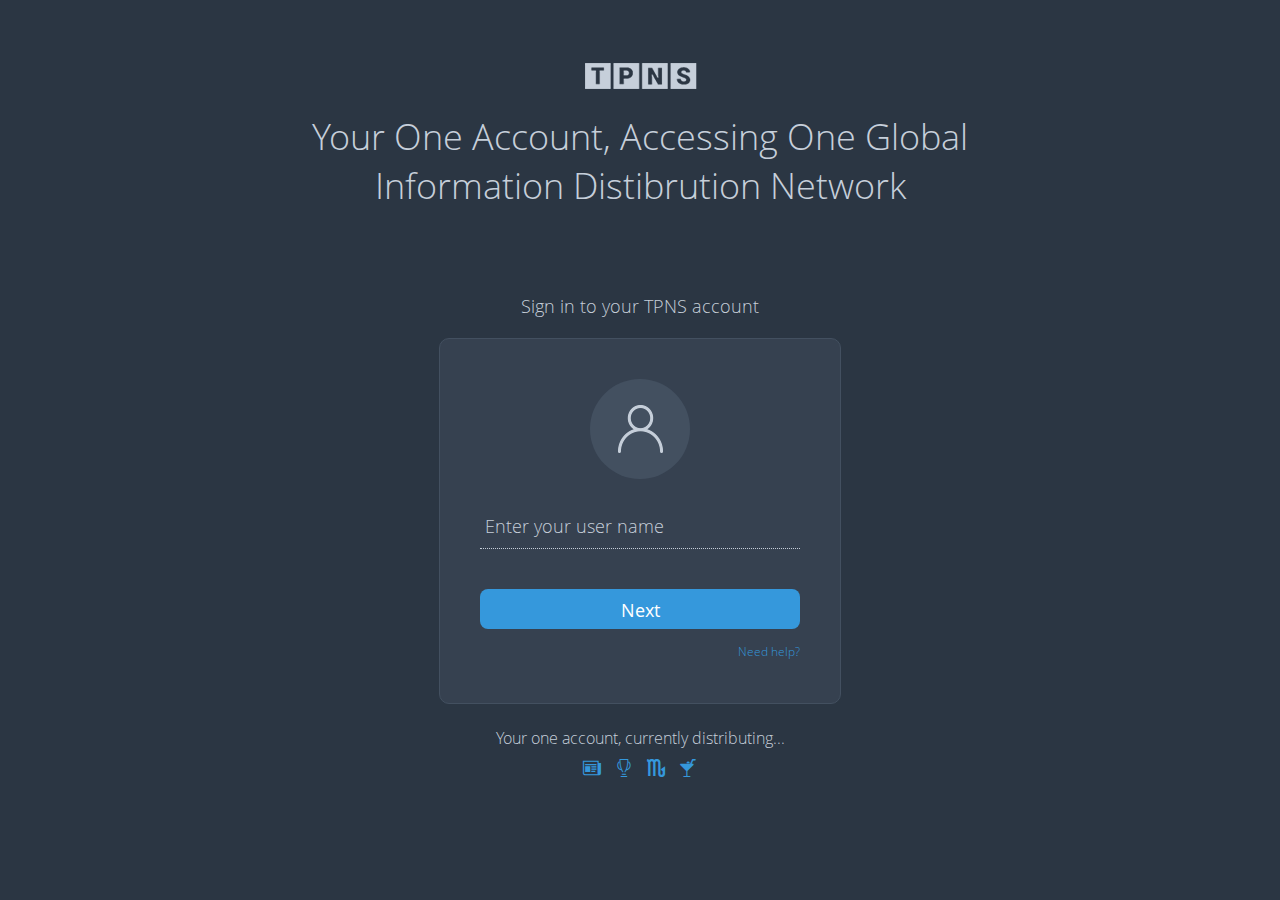
<file: tpns-web-app/access-module/index.html>
<!DOCTYPE html>
<!-- The language below is critical for the browser to know what dictionary to use for the site DO NOT REMOVE! -->
<!-- If the Login Module supports multi languages then the lang will need to change dynamically so as to align with the users chosen language -->
<html lang="en-US">

<!-- The ID and the Data Template Set are critical as they communicate to the browser to whom the content and site belong to. DO NOT REMOVE! -->
<!-- The Data Template Set and the id will need to change dynamically so as to show the users Domain Name and Company Name -->
<head id="tpns.com" data-template-set="TPNS">
	<meta http-equiv="X-UA-Compatible" content="IE=edge">
	<!-- The character, http equivalent and content communicator sets below are critical for the browser to understand the content of the site. DO NOT REMOVE! -->
	<meta charset="UTF-8">
    <!-- Feel free to add dynamic loops which will provide specific text for the browser tab to help the user know where they are in the site at a glance. This is comprised normally of the company name and description for the index page and for all the rest of the pages the company Name dash and the page name i.e. TPNS - Contact Us, TPNS - Search Results, TPNS - News etc. Note: This should NOT exceed 50 characters! -->
    <title>Account Access Area</title>
    <!-- Site's meta data, as above feel free to add dynamic loops which will provide specific text for the browser title -->
    <meta name="title" content="TPNS - Your One Account, Accessing One Global Information Distibrution Network">
    <meta name="description" content="Your One Account, Accessing One Global Information Distibrution Network">
    <meta name="author" content="TPNS">
    <!-- Please remember to make the YEAR update dynamically so that you do not have to remember to update the copyright year annually -->
	<meta name="Copyright" content="Copyright TPNS 2015. All Rights Reserved.">
	
    <!-- Do not change the Mobile Viewport data below! -->
	<meta name="viewport" content="width=device-width, initial-scale=1.0, maximum-scale=1.0, minimal-ui">
    
    <!-- browser and mobile icons -->
	<link rel="shortcut icon" href="../global-module/global-images/favicon.ico?v=2">
	<link rel="apple-touch-icon" href="../global-module/global-images/apple-touch-icon-precomposed.png">
    
    <!-- Ensure that the Global CSS always preceeds the Local CSS -->
    <!-- Link to the site's Global CSS -->
	<link rel="stylesheet" type="text/css" media="screen" href="../global-module/global-css/global-styles.css">
    <!-- Link to the site's Local CSS -->
	<link rel="stylesheet" type="text/css" media="screen" href="../access-module/css/access-styles.css">
    
    <!-- Styles for the freindly upgrade site override screen for those using IE9 or less -->
    <!--[if lte IE 9]>
		<link rel="stylesheet" type="text/css" media="screen" href="../global-css/global-lte-9.css">
	<![endif]-->
</head>

<body>
	<!-- Advise to user to enable JS in their browser -->
    <noscript>
    	<h1 style="width:95%; background:#f7ca18; color:#FFFFFF; text-align:center; font-family:'Trebuchet MS', Arial, Helvetica, sans-serif; padding:1% 2.5% 0% 2.5%; margin:0%;">Please enable Javascript in you browser.</h1>
    	<p style="width:95%; background:#f7ca18; color:#FFFFFF; text-align:center; font-family:'Trebuchet MS', Arial, Helvetica, sans-serif; font-weight:bold; padding:1% 2.5% 2% 2.5%; margin:0%;">You have disabled JavaScript in your browser!<br />To make use of this websites interactive elements you will need to enable Javascript</p>
    </noscript>
	<!-- the page wrap turns the Responsive Engineering of the site on or off. Note: It is found just after the body tag and closes just before the body tag! -->
	<div class="page-wrap">
        <article>
    		<h1 class="tpns-logo textc"><img src="../global-module/global-images/tpns-ie8-logo.png" width="179" height="50" alt="TPNS Global Information Distibrution Network" /><br/>Your One Account, Accessing One Global Information Distibrution Network</h1>
            <div class="access-outer-container">
            	<h5 class="textc">Sign in to your TPNS account</h5>
                <div class="access-inner-container">
                	<!-- ACCESS FORM STARTS HERE -->
                    <form class="access-form" action="access.html" method="post">
                    	<div class="user-avatar textc">
                        	<!-- As this page is only used if the user is accessing the admin for the first time or from a new location or browser we do not show their personal avatar here only following successful validation -->
                            <img src="../access-module/images/placeholder-avatar.png" width="100" height="100" alt="The users avatar" />
                        </div>
                        <div class="global-textfield">
                        	<!-- important: do not change the order of the items in this div -->
                            <input type="email" id="username" required>
                            <span class="bar"></span>
                            <label for="username">Enter your user name</label>
                        </div>
                        <div class="access-form-submit-container textc">
                        	<!-- form submit button -->
                            <button type="submit" class="global-form-submit-button text100">Next</button>
                        </div>
                    </form>
                	<!-- ACCESS FORM ENDS HERE -->
                    <p class="textr"><small><a href="access-help.html" title="Takes you the Access Assistance Area">Need help?</a></small></p>
                </div>
                <!-- NEWSAPER DIRECT DISTRIBUTION LIST STARTS HERE -->
                <!-- NOTE: This area should be shown only when the admin publishes their first newspaper in the admin panel -->
                <div class="distribution-list-outer-container">
                    <p class="textc">Your one account, currently distributing...</p>
                    <!-- NOTE: This list will be automatically generated by the newspapers created in the admin panel by each company and the anchor will take you to the index page of each newspaper -->
                    <!-- NOTE: In each title and span tags respectively dynamically replace ***replace with the newspapers name*** with the newspapers name -->
                    <ul class="textc">
                        <li><h5><a href="#" title="takes you directly to ***replace with the newspapers name***"><span class="icon tpns-nti-news-website"></span><span class="hidden">***replace with the newspapers name***</span></a></h5></li>
                        <li><h5><a href="#" title="takes you directly to ***replace with the newspapers name***"><span class="icon tpns-nti-sports-website"></span><span class="hidden">***replace with the newspapers name***</span></a></h5></li>
                        <li><h5><a href="#" title="takes you directly to ***replace with the newspapers name***"><span class="icon tpns-nti-astrology-website"></span><span class="hidden">***replace with the newspapers name***</span></a></h5></li>
                        <li><h5><a href="#" title="takes you directly to ***replace with the newspapers name***"><span class="icon tpns-nti-lifestyle-website"></span><span class="hidden">***replace with the newspapers name***</span></a></h5></li>
                    </ul>
                </div>
                <!-- NEWSAPER DIRECT DISTRIBUTION LIST ENDS HERE -->
            </div>
        </article>
    </div>
    <script type="text/javascript" src="../global-module/global-js/tpns.js"></script>
    <script type="text/javascript" src="../access-module/js/access.js"></script>
    <!-- A freindly upgrade site override screen for those using IE9 or less -->
    <!--[if lte IE 9]>
    <div class="dialog">
    	<div class="innercol">
    		<div class="header">
            	<h1><a href="index.html"><img src="../global-images/tpns-ie8-logo.png" width="179" height="50" alt="Image of the TPNS logo" /></a></h1>
    			<h1>Please upgrade your browser to use the<br />TPNS Global Information Distibrution Network.</h1>
    			<h2>We engineered TPNS using the latest technology. This makes the TPNS Global Information Distibrution Network faster, safer and easier to use. Unfortunately, your browser doesn't support these technologies. Download one of these great browsers below for FREE and you’ll be on your way:</h2>
    		</div>
    		<ul class="downloads">
    			<li>
    				<div class="first">
    					<h4 id="download_opera"><a href="http://www.opera.com/download" title="Download Opera"><span>Opera</span></a></h4>
    					<h5>Version 21+</h5>
    				</div>
    			</li>
    			<li>
                    <div>
                        <h4 id="download_firefox"><a href="http://www.mozilla.com/firefox/new" title="Download Mozilla Firefox"><span>Mozilla Firefox</span></a></h4>
                        <h5>Version 29+</h5>
                    </div>
                </li>
                <li>
                    <div>
                        <h4 id="download_chrome"><a href="http://www.google.com/chrome/" title="Download Google Chrome"><span>Google Chrome</span></a></h4>
                        <h5>Version 34+</h5>
                    </div>
                </li>
                <li>
                    <div>
                        <h4 id="download_safari"><a href="http://www.apple.com/safari/" title="Download Apple Safari"><span>Apple Safari</span></a></h4>
                        <h5>Version 8+</h5>
                    </div>
                </li>
    		</ul>
            <div class="footer">
            	<p>Already upgraded but still having problems? Check out our <a href="browser-help.html">troubleshooting guide here</a>.</p>
            </div>
    	</div>
    </div>
	<![endif]-->
</body>
</html>
</file>
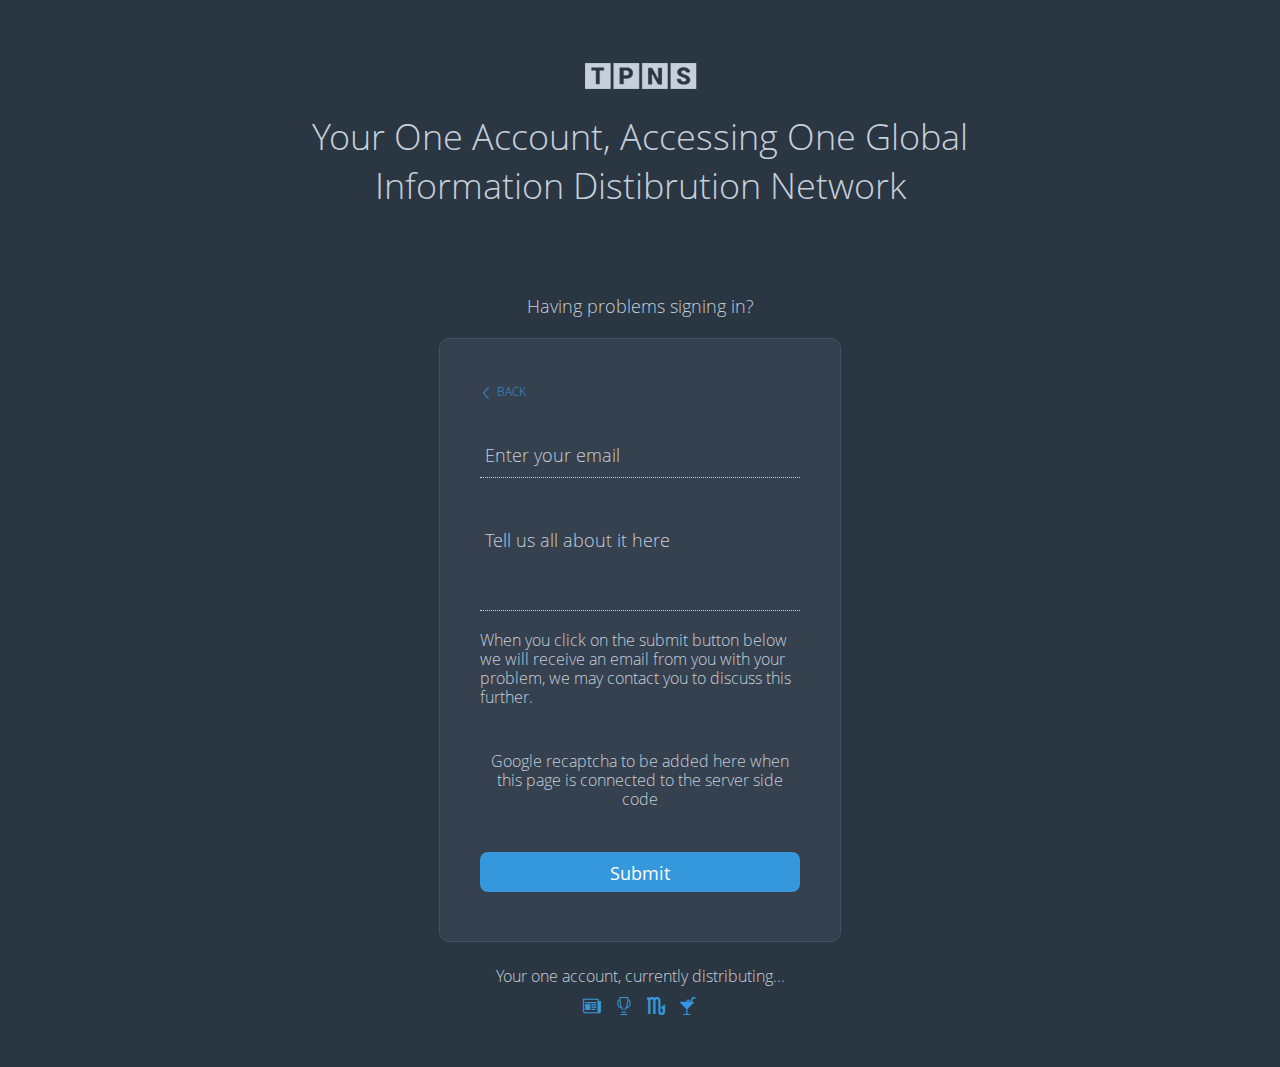
<file: tpns-web-app/access-module/access-help-other.html>
<!DOCTYPE html>
<!-- The language below is critical for the browser to know what dictionary to use for the site DO NOT REMOVE! -->
<!-- If the Login Module supports multi languages then the lang will need to change dynamically so as to align with the users chosen language -->
<html lang="en-US">

<!-- The ID and the Data Template Set are critical as they communicate to the browser to whom the content and site belong to. DO NOT REMOVE! -->
<!-- The Data Template Set and the id will need to change dynamically so as to show the users Domain Name and Company Name -->
<head id="tpns.com" data-template-set="TPNS">
	<meta http-equiv="X-UA-Compatible" content="IE=edge">
	<!-- The character, http equivalent and content communicator sets below are critical for the browser to understand the content of the site. DO NOT REMOVE! -->
	<meta charset="UTF-8">
    <!-- Feel free to add dynamic loops which will provide specific text for the browser tab to help the user know where they are in the site at a glance. This is comprised normally of the company name and description for the index page and for all the rest of the pages the company Name dash and the page name i.e. TPNS - Contact Us, TPNS - Search Results, TPNS - News etc. Note: This should NOT exceed 50 characters! -->
    <title>Account Access Area</title>
    <!-- Site's meta data, as above feel free to add dynamic loops which will provide specific text for the browser title -->
    <meta name="title" content="TPNS - Your One Account, Accessing One Global Information Distibrution Network">
    <meta name="description" content="Your One Account, Accessing One Global Information Distibrution Network">
    <meta name="author" content="TPNS">
    <!-- Please remember to make the YEAR update dynamically so that you do not have to remember to update the copyright year annually -->
	<meta name="Copyright" content="Copyright TPNS 2015. All Rights Reserved.">
	
    <!-- Do not change the Mobile Viewport data below! -->
	<meta name="viewport" content="width=device-width, initial-scale=1.0, maximum-scale=1.0, minimal-ui">
    
    <!-- browser and mobile icons -->
	<link rel="shortcut icon" href="../global-module/global-images/favicon.ico?v=2">
	<link rel="apple-touch-icon" href="../global-module/global-images/apple-touch-icon-precomposed.png">
    
    <!-- Ensure that the Global CSS always preceeds the Local CSS -->
    <!-- Link to the site's Global CSS -->
	<link rel="stylesheet" type="text/css" media="screen" href="../global-module/global-css/global-styles.css">
    <!-- Link to the site's Local CSS -->
	<link rel="stylesheet" type="text/css" media="screen" href="../access-module/css/access-styles.css">
    
    <!-- Styles for the freindly upgrade site override screen for those using IE9 or less -->
    <!--[if lte IE 9]>
		<link rel="stylesheet" type="text/css" media="screen" href="../global-css/global-lte-9.css">
	<![endif]-->
</head>

<body>
	<!-- Advise to user to enable JS in their browser -->
    <noscript>
    	<h1 style="width:95%; background:#f7ca18; color:#FFFFFF; text-align:center; font-family:'Trebuchet MS', Arial, Helvetica, sans-serif; padding:1% 2.5% 0% 2.5%; margin:0%;">Please enable Javascript in you browser.</h1>
    	<p style="width:95%; background:#f7ca18; color:#FFFFFF; text-align:center; font-family:'Trebuchet MS', Arial, Helvetica, sans-serif; font-weight:bold; padding:1% 2.5% 2% 2.5%; margin:0%;">You have disabled JavaScript in your browser!<br />To make use of this websites interactive elements you will need to enable Javascript</p>
    </noscript>
	<!-- the page wrap turns the Responsive Engineering of the site on or off. Note: It is found just after the body tag and closes just before the body tag! -->
	<div class="page-wrap">
        <article>
    		<h1 class="tpns-logo textc"><img src="../global-module/global-images/tpns-ie8-logo.png" width="179" height="50" alt="TPNS Global Information Distibrution Network" /><br/>Your One Account, Accessing One Global Information Distibrution Network</h1>
            <div class="access-outer-container">
            	<h5 class="textc">Having problems signing in?</h5>
                <div class="access-inner-container">
                	<div class="access-inner-back-container">
                    	<p><small><a href="index.html" title="Takes you back to the access page"><span class="icon tpns-ai-arrow-left"></span>BACK</a></small></p>
                    </div>
                	<!-- ACCESS FORM STARTS HERE -->
                    <form class="access-form" action="access-help-success.html" method="post">
                        <div class="global-textfield">
                        	<!-- important: do not change the order of the items in this div -->
                            <input type="email" id="username" required>
                            <span class="bar"></span>
                            <label for="username">Enter your email</label>
                        </div>
                        <div class="global-textfield">
                        	<!-- important: do not change the order of the items in this div -->
                            <textarea type="text" rows= "3" id="access-other-problems" required></textarea>
                            <span class="bar"></span>
                            <label for="access-other-problems">Tell us all about it here</label>
                        	<p class="access-help-input-descriptor">When you click on the submit button below we will receive an email from you with your problem, we may contact you to discuss this further.</p>
                        </div>
                        <div class="google-recaptcha">
                        	<p class="textc">Google recaptcha to be added here when this page is connected to the server side code</p>
                        </div>
                        <div class="access-form-submit-container textc">
                        	<!-- form submit button -->
                            <button type="submit" class="global-form-submit-button text100">Submit</button>
                        </div>
                    </form>
                </div>
                <!-- NEWSAPER DIRECT DISTRIBUTION LIST STARTS HERE -->
                <!-- NOTE: This area should be shown only when the admin publishes their first newspaper in the admin panel -->
                <div class="distribution-list-outer-container">
                    <p class="textc">Your one account, currently distributing...</p>
                    <!-- NOTE: This list will be automatically generated by the newspapers created in the admin panel by each company and the anchor will take you to the index page of each newspaper -->
                    <!-- NOTE: In each title and span tags respectively dynamically replace ***replace with the newspapers name*** with the newspapers name -->
                    <ul class="textc">
                        <li><h5><a href="#" title="takes you directly to ***replace with the newspapers name***"><span class="icon tpns-nti-news-website"></span><span class="hidden">***replace with the newspapers name***</span></a></h5></li>
                        <li><h5><a href="#" title="takes you directly to ***replace with the newspapers name***"><span class="icon tpns-nti-sports-website"></span><span class="hidden">***replace with the newspapers name***</span></a></h5></li>
                        <li><h5><a href="#" title="takes you directly to ***replace with the newspapers name***"><span class="icon tpns-nti-astrology-website"></span><span class="hidden">***replace with the newspapers name***</span></a></h5></li>
                        <li><h5><a href="#" title="takes you directly to ***replace with the newspapers name***"><span class="icon tpns-nti-lifestyle-website"></span><span class="hidden">***replace with the newspapers name***</span></a></h5></li>
                    </ul>
                </div>
                <!-- NEWSAPER DIRECT DISTRIBUTION LIST ENDS HERE -->
            </div>
        </article>
    </div>
    <script type="text/javascript" src="../global-module/global-js/tpns.js"></script>
    <script type="text/javascript" src="../access-module/js/access.js"></script>
    <!-- A freindly upgrade site override screen for those using IE9 or less -->
    <!--[if lte IE 9]>
    <div class="dialog">
    	<div class="innercol">
    		<div class="header">
            	<h1><a href="index.html"><img src="../global-images/tpns-ie8-logo.png" width="179" height="50" alt="Image of the TPNS logo" /></a></h1>
    			<h1>Please upgrade your browser to use the<br />TPNS Global Information Distibrution Network.</h1>
    			<h2>We engineered TPNS using the latest technology. This makes the TPNS Global Information Distibrution Network faster, safer and easier to use. Unfortunately, your browser doesn't support these technologies. Download one of these great browsers below for FREE and you’ll be on your way:</h2>
    		</div>
    		<ul class="downloads">
    			<li>
    				<div class="first">
    					<h4 id="download_opera"><a href="http://www.opera.com/download" title="Download Opera"><span>Opera</span></a></h4>
    					<h5>Version 21+</h5>
    				</div>
    			</li>
    			<li>
                    <div>
                        <h4 id="download_firefox"><a href="http://www.mozilla.com/firefox/new" title="Download Mozilla Firefox"><span>Mozilla Firefox</span></a></h4>
                        <h5>Version 29+</h5>
                    </div>
                </li>
                <li>
                    <div>
                        <h4 id="download_chrome"><a href="http://www.google.com/chrome/" title="Download Google Chrome"><span>Google Chrome</span></a></h4>
                        <h5>Version 34+</h5>
                    </div>
                </li>
                <li>
                    <div>
                        <h4 id="download_safari"><a href="http://www.apple.com/safari/" title="Download Apple Safari"><span>Apple Safari</span></a></h4>
                        <h5>Version 8+</h5>
                    </div>
                </li>
    		</ul>
            <div class="footer">
            	<p>Already upgraded but still having problems? Check out our <a href="browser-help.html">troubleshooting guide here</a>.</p>
            </div>
    	</div>
    </div>
	<![endif]-->
</body>
</html>
</file>
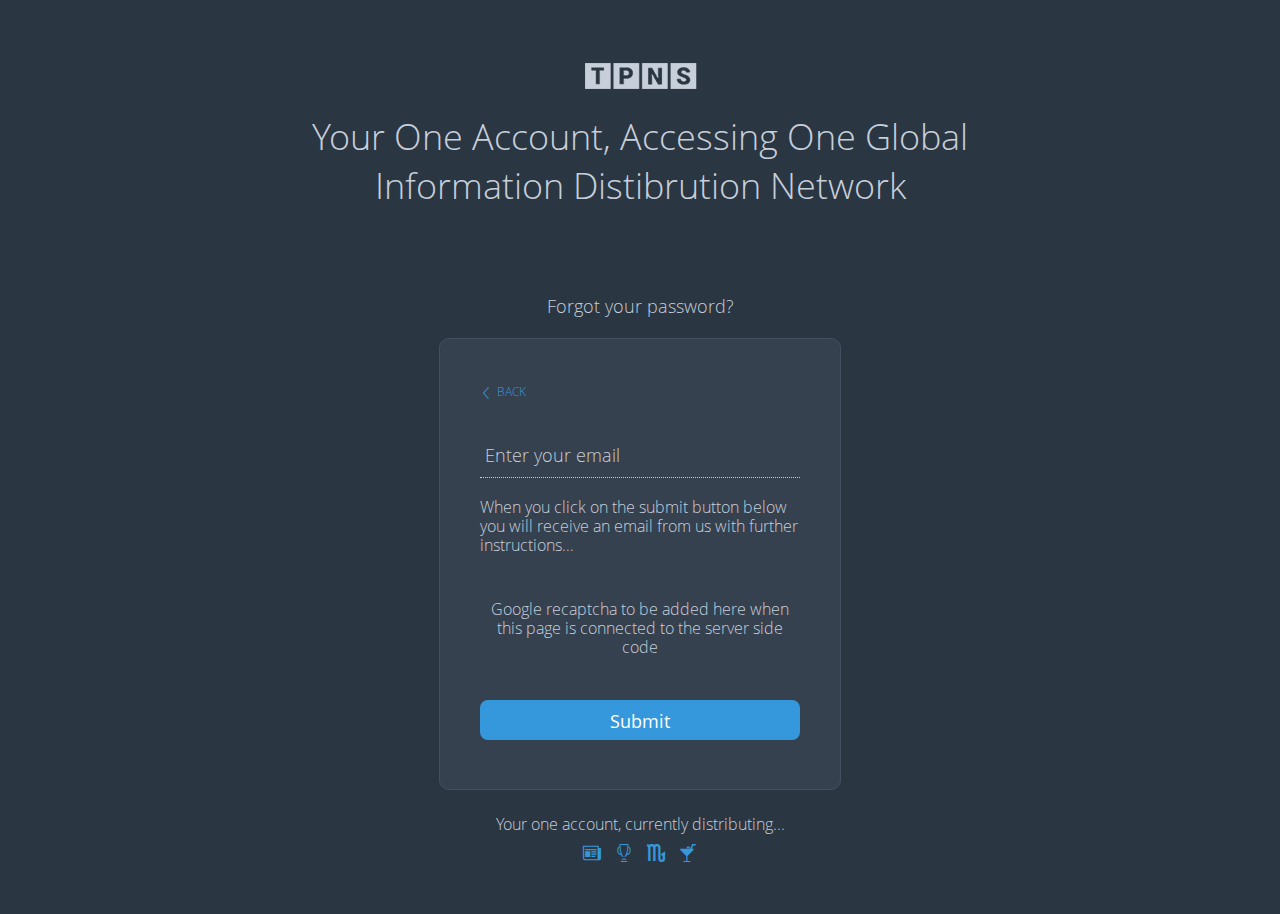
<file: tpns-web-app/access-module/access-help-password.html>
<!DOCTYPE html>
<!-- The language below is critical for the browser to know what dictionary to use for the site DO NOT REMOVE! -->
<!-- If the Login Module supports multi languages then the lang will need to change dynamically so as to align with the users chosen language -->
<html lang="en-US">

<!-- The ID and the Data Template Set are critical as they communicate to the browser to whom the content and site belong to. DO NOT REMOVE! -->
<!-- The Data Template Set and the id will need to change dynamically so as to show the users Domain Name and Company Name -->
<head id="tpns.com" data-template-set="TPNS">
	<meta http-equiv="X-UA-Compatible" content="IE=edge">
	<!-- The character, http equivalent and content communicator sets below are critical for the browser to understand the content of the site. DO NOT REMOVE! -->
	<meta charset="UTF-8">
    <!-- Feel free to add dynamic loops which will provide specific text for the browser tab to help the user know where they are in the site at a glance. This is comprised normally of the company name and description for the index page and for all the rest of the pages the company Name dash and the page name i.e. TPNS - Contact Us, TPNS - Search Results, TPNS - News etc. Note: This should NOT exceed 50 characters! -->
    <title>Account Access Area</title>
    <!-- Site's meta data, as above feel free to add dynamic loops which will provide specific text for the browser title -->
    <meta name="title" content="TPNS - Your One Account, Accessing One Global Information Distibrution Network">
    <meta name="description" content="Your One Account, Accessing One Global Information Distibrution Network">
    <meta name="author" content="TPNS">
    <!-- Please remember to make the YEAR update dynamically so that you do not have to remember to update the copyright year annually -->
	<meta name="Copyright" content="Copyright TPNS 2015. All Rights Reserved.">
	
    <!-- Do not change the Mobile Viewport data below! -->
	<meta name="viewport" content="width=device-width, initial-scale=1.0, maximum-scale=1.0, minimal-ui">
    
    <!-- browser and mobile icons -->
	<link rel="shortcut icon" href="../global-module/global-images/favicon.ico?v=2">
	<link rel="apple-touch-icon" href="../global-module/global-images/apple-touch-icon-precomposed.png">
    
    <!-- Ensure that the Global CSS always preceeds the Local CSS -->
    <!-- Link to the site's Global CSS -->
	<link rel="stylesheet" type="text/css" media="screen" href="../global-module/global-css/global-styles.css">
    <!-- Link to the site's Local CSS -->
	<link rel="stylesheet" type="text/css" media="screen" href="../access-module/css/access-styles.css">
    
    <!-- Styles for the freindly upgrade site override screen for those using IE9 or less -->
    <!--[if lte IE 9]>
		<link rel="stylesheet" type="text/css" media="screen" href="../global-css/global-lte-9.css">
	<![endif]-->
</head>

<body>
	<!-- Advise to user to enable JS in their browser -->
    <noscript>
    	<h1 style="width:95%; background:#f7ca18; color:#FFFFFF; text-align:center; font-family:'Trebuchet MS', Arial, Helvetica, sans-serif; padding:1% 2.5% 0% 2.5%; margin:0%;">Please enable Javascript in you browser.</h1>
    	<p style="width:95%; background:#f7ca18; color:#FFFFFF; text-align:center; font-family:'Trebuchet MS', Arial, Helvetica, sans-serif; font-weight:bold; padding:1% 2.5% 2% 2.5%; margin:0%;">You have disabled JavaScript in your browser!<br />To make use of this websites interactive elements you will need to enable Javascript</p>
    </noscript>
	<!-- the page wrap turns the Responsive Engineering of the site on or off. Note: It is found just after the body tag and closes just before the body tag! -->
	<div class="page-wrap">
        <article>
    		<h1 class="tpns-logo textc"><img src="../global-module/global-images/tpns-ie8-logo.png" width="179" height="50" alt="TPNS Global Information Distibrution Network" /><br/>Your One Account, Accessing One Global Information Distibrution Network</h1>
            <div class="access-outer-container">
            	<h5 class="textc">Forgot your password?</h5>
                <div class="access-inner-container">
                	<div class="access-inner-back-container">
                    	<p><small><a href="index.html" title="Takes you back to the access page"><span class="icon tpns-ai-arrow-left"></span>BACK</a></small></p>
                    </div>
                	<!-- ACCESS FORM STARTS HERE -->
                    <form class="access-form" action="access-help-success.html" method="post">
                        <div class="global-textfield">
                        	<!-- important: do not change the order of the items in this div -->
                            <input type="email" id="username" required>
                            <span class="bar"></span>
                            <label for="username">Enter your email</label>
                        	<p class="access-help-input-descriptor">When you click on the submit button below you will receive an email from us with further instructions...</p>
                        </div>
                        <div class="google-recaptcha">
                        	<p class="textc">Google recaptcha to be added here when this page is connected to the server side code</p>
                        </div>
                        <div class="access-form-submit-container textc">
                        	<!-- form submit button -->
                            <button type="submit" class="global-form-submit-button text100">Submit</button>
                        </div>
                    </form>
                </div>
                <!-- NEWSAPER DIRECT DISTRIBUTION LIST STARTS HERE -->
                <!-- NOTE: This area should be shown only when the admin publishes their first newspaper in the admin panel -->
                <div class="distribution-list-outer-container">
                    <p class="textc">Your one account, currently distributing...</p>
                    <!-- NOTE: This list will be automatically generated by the newspapers created in the admin panel by each company and the anchor will take you to the index page of each newspaper -->
                    <!-- NOTE: In each title and span tags respectively dynamically replace ***replace with the newspapers name*** with the newspapers name -->
                    <ul class="textc">
                        <li><h5><a href="#" title="takes you directly to ***replace with the newspapers name***"><span class="icon tpns-nti-news-website"></span><span class="hidden">***replace with the newspapers name***</span></a></h5></li>
                        <li><h5><a href="#" title="takes you directly to ***replace with the newspapers name***"><span class="icon tpns-nti-sports-website"></span><span class="hidden">***replace with the newspapers name***</span></a></h5></li>
                        <li><h5><a href="#" title="takes you directly to ***replace with the newspapers name***"><span class="icon tpns-nti-astrology-website"></span><span class="hidden">***replace with the newspapers name***</span></a></h5></li>
                        <li><h5><a href="#" title="takes you directly to ***replace with the newspapers name***"><span class="icon tpns-nti-lifestyle-website"></span><span class="hidden">***replace with the newspapers name***</span></a></h5></li>
                    </ul>
                </div>
                <!-- NEWSAPER DIRECT DISTRIBUTION LIST ENDS HERE -->
            </div>
        </article>
    </div>
    <script type="text/javascript" src="../global-module/global-js/tpns.js"></script>
    <script type="text/javascript" src="../access-module/js/access.js"></script>
    <!-- A freindly upgrade site override screen for those using IE9 or less -->
    <!--[if lte IE 9]>
    <div class="dialog">
    	<div class="innercol">
    		<div class="header">
            	<h1><a href="index.html"><img src="../global-images/tpns-ie8-logo.png" width="179" height="50" alt="Image of the TPNS logo" /></a></h1>
    			<h1>Please upgrade your browser to use the<br />TPNS Global Information Distibrution Network.</h1>
    			<h2>We engineered TPNS using the latest technology. This makes the TPNS Global Information Distibrution Network faster, safer and easier to use. Unfortunately, your browser doesn't support these technologies. Download one of these great browsers below for FREE and you’ll be on your way:</h2>
    		</div>
    		<ul class="downloads">
    			<li>
    				<div class="first">
    					<h4 id="download_opera"><a href="http://www.opera.com/download" title="Download Opera"><span>Opera</span></a></h4>
    					<h5>Version 21+</h5>
    				</div>
    			</li>
    			<li>
                    <div>
                        <h4 id="download_firefox"><a href="http://www.mozilla.com/firefox/new" title="Download Mozilla Firefox"><span>Mozilla Firefox</span></a></h4>
                        <h5>Version 29+</h5>
                    </div>
                </li>
                <li>
                    <div>
                        <h4 id="download_chrome"><a href="http://www.google.com/chrome/" title="Download Google Chrome"><span>Google Chrome</span></a></h4>
                        <h5>Version 34+</h5>
                    </div>
                </li>
                <li>
                    <div>
                        <h4 id="download_safari"><a href="http://www.apple.com/safari/" title="Download Apple Safari"><span>Apple Safari</span></a></h4>
                        <h5>Version 8+</h5>
                    </div>
                </li>
    		</ul>
            <div class="footer">
            	<p>Already upgraded but still having problems? Check out our <a href="browser-help.html">troubleshooting guide here</a>.</p>
            </div>
    	</div>
    </div>
	<![endif]-->
</body>
</html>
</file>
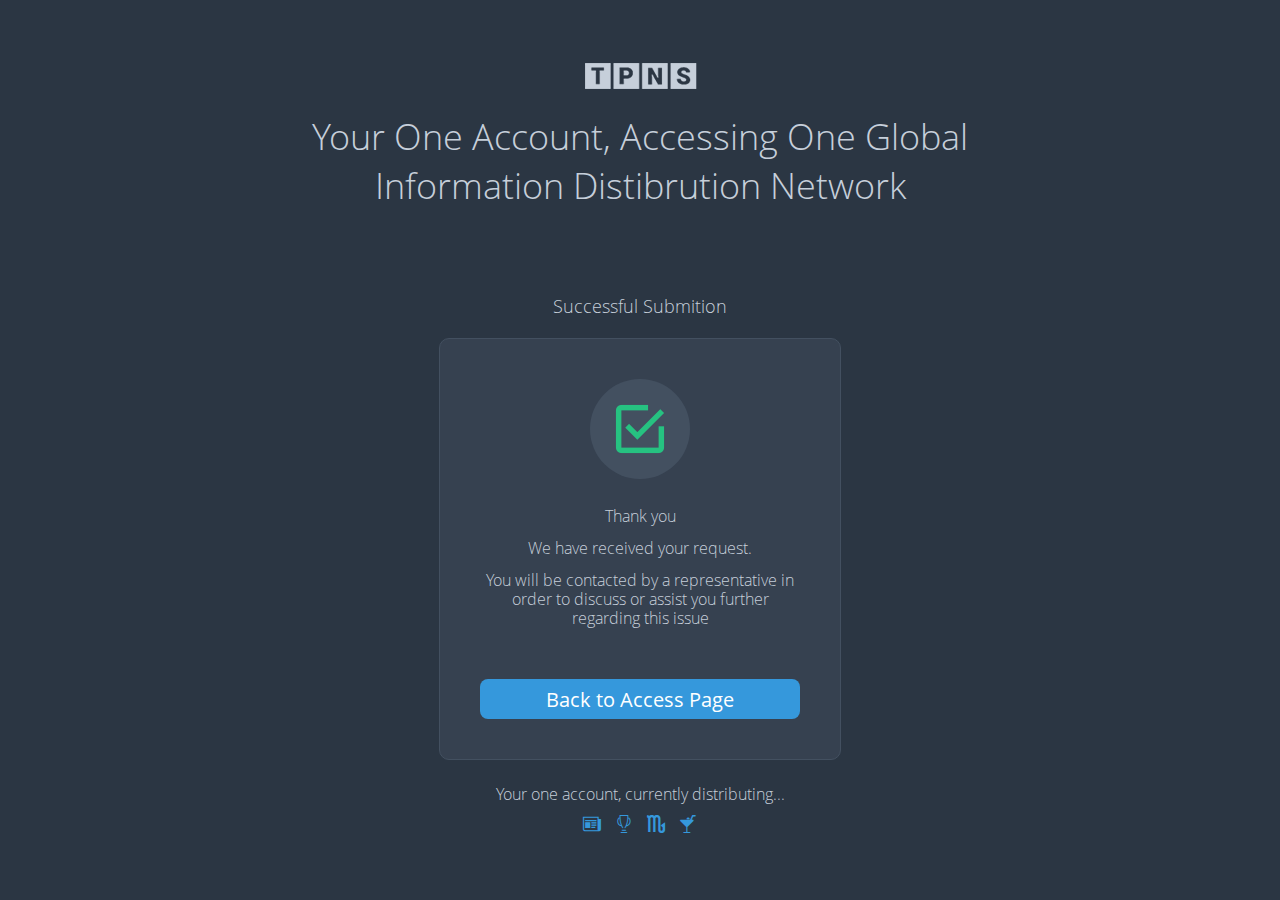
<file: tpns-web-app/access-module/access-help-success.html>
<!DOCTYPE html>
<!-- The language below is critical for the browser to know what dictionary to use for the site DO NOT REMOVE! -->
<!-- If the Login Module supports multi languages then the lang will need to change dynamically so as to align with the users chosen language -->
<html lang="en-US">

<!-- The ID and the Data Template Set are critical as they communicate to the browser to whom the content and site belong to. DO NOT REMOVE! -->
<!-- The Data Template Set and the id will need to change dynamically so as to show the users Domain Name and Company Name -->
<head id="tpns.com" data-template-set="TPNS">
	<meta http-equiv="X-UA-Compatible" content="IE=edge">
	<!-- The character, http equivalent and content communicator sets below are critical for the browser to understand the content of the site. DO NOT REMOVE! -->
	<meta charset="UTF-8">
    <!-- Feel free to add dynamic loops which will provide specific text for the browser tab to help the user know where they are in the site at a glance. This is comprised normally of the company name and description for the index page and for all the rest of the pages the company Name dash and the page name i.e. TPNS - Contact Us, TPNS - Search Results, TPNS - News etc. Note: This should NOT exceed 50 characters! -->
    <title>Account Access Area</title>
    <!-- Site's meta data, as above feel free to add dynamic loops which will provide specific text for the browser title -->
    <meta name="title" content="TPNS - Your One Account, Accessing One Global Information Distibrution Network">
    <meta name="description" content="Your One Account, Accessing One Global Information Distibrution Network">
    <meta name="author" content="TPNS">
    <!-- Please remember to make the YEAR update dynamically so that you do not have to remember to update the copyright year annually -->
	<meta name="Copyright" content="Copyright TPNS 2015. All Rights Reserved.">
	
    <!-- Do not change the Mobile Viewport data below! -->
	<meta name="viewport" content="width=device-width, initial-scale=1.0, maximum-scale=1.0, minimal-ui">
    
    <!-- browser and mobile icons -->
	<link rel="shortcut icon" href="../global-module/global-images/favicon.ico?v=2">
	<link rel="apple-touch-icon" href="../global-module/global-images/apple-touch-icon-precomposed.png">
    
    <!-- Ensure that the Global CSS always preceeds the Local CSS -->
    <!-- Link to the site's Global CSS -->
	<link rel="stylesheet" type="text/css" media="screen" href="../global-module/global-css/global-styles.css">
    <!-- Link to the site's Local CSS -->
	<link rel="stylesheet" type="text/css" media="screen" href="../access-module/css/access-styles.css">
    
    <!-- Styles for the freindly upgrade site override screen for those using IE9 or less -->
    <!--[if lte IE 9]>
		<link rel="stylesheet" type="text/css" media="screen" href="../global-css/global-lte-9.css">
	<![endif]-->
</head>

<body>
	<!-- Advise to user to enable JS in their browser -->
    <noscript>
    	<h1 style="width:95%; background:#f7ca18; color:#FFFFFF; text-align:center; font-family:'Trebuchet MS', Arial, Helvetica, sans-serif; padding:1% 2.5% 0% 2.5%; margin:0%;">Please enable Javascript in you browser.</h1>
    	<p style="width:95%; background:#f7ca18; color:#FFFFFF; text-align:center; font-family:'Trebuchet MS', Arial, Helvetica, sans-serif; font-weight:bold; padding:1% 2.5% 2% 2.5%; margin:0%;">You have disabled JavaScript in your browser!<br />To make use of this websites interactive elements you will need to enable Javascript</p>
    </noscript>
	<!-- the page wrap turns the Responsive Engineering of the site on or off. Note: It is found just after the body tag and closes just before the body tag! -->
	<div class="page-wrap">
        <article>
    		<h1 class="tpns-logo textc"><img src="../global-module/global-images/tpns-ie8-logo.png" width="179" height="50" alt="TPNS Global Information Distibrution Network" /><br/>Your One Account, Accessing One Global Information Distibrution Network</h1>
            <div class="access-outer-container">
            	<h5 class="textc">Successful Submition</h5>
                <div class="access-inner-container">
                    <div class="success-avatar textc">
                        <img src="../access-module/images/help-submit-success.png" width="100" height="100" alt="The users avatar" />
                    </div>
                    <!-- Show/Hide this message according to the success type -->
                    <!-- ******** User Name and Password Success Message ******** -->
                    <!--
                    <div class="success-message-pw-un textc">
                        <p>Thank you</p>
                        <p>Your request has been sent</p>
                        <p>You will shortly receive an email with further instructions.</p>
                    </div>
                    -->
                    <!-- *** User Name and Password Success Message ENDS HERE *** -->
                    <!-- ******** Other Success Message ******** -->
                    
                    <div class="success-message-other textc">
                        <p>Thank you</p>
                        <p>We have received your request.</p>
                        <p>You will be contacted by a representative in order to discuss or assist you further regarding this issue</p>
                    </div>
                    
                    <!-- *** Password Success Message ENDS HERE *** -->
                    <div class="help-submit-success-button-container textc">
                        <h5 class="global-form-submit-button text100"><a href="index.html" title="Return to your Account Access Page">Back to Access Page</a></h5>
                    </div>
                </div>
                <!-- NEWSAPER DIRECT DISTRIBUTION LIST STARTS HERE -->
                <!-- NOTE: This area should be shown only when the admin publishes their first newspaper in the admin panel -->
                <div class="distribution-list-outer-container">
                    <p class="textc">Your one account, currently distributing...</p>
                    <!-- NOTE: This list will be automatically generated by the newspapers created in the admin panel by each company and the anchor will take you to the index page of each newspaper -->
                    <!-- NOTE: In each title and span tags respectively dynamically replace ***replace with the newspapers name*** with the newspapers name -->
                    <ul class="textc">
                        <li><h5><a href="#" title="takes you directly to ***replace with the newspapers name***"><span class="icon tpns-nti-news-website"></span><span class="hidden">***replace with the newspapers name***</span></a></h5></li>
                        <li><h5><a href="#" title="takes you directly to ***replace with the newspapers name***"><span class="icon tpns-nti-sports-website"></span><span class="hidden">***replace with the newspapers name***</span></a></h5></li>
                        <li><h5><a href="#" title="takes you directly to ***replace with the newspapers name***"><span class="icon tpns-nti-astrology-website"></span><span class="hidden">***replace with the newspapers name***</span></a></h5></li>
                        <li><h5><a href="#" title="takes you directly to ***replace with the newspapers name***"><span class="icon tpns-nti-lifestyle-website"></span><span class="hidden">***replace with the newspapers name***</span></a></h5></li>
                    </ul>
                </div>
                <!-- NEWSAPER DIRECT DISTRIBUTION LIST ENDS HERE -->
            </div>
        </article>
    </div>
    <script type="text/javascript" src="../global-module/global-js/tpns.js"></script>
    <script type="text/javascript" src="../access-module/js/access.js"></script>
    <!-- A freindly upgrade site override screen for those using IE9 or less -->
    <!--[if lte IE 9]>
    <div class="dialog">
    	<div class="innercol">
    		<div class="header">
            	<h1><a href="index.html"><img src="../global-images/tpns-ie8-logo.png" width="179" height="50" alt="Image of the TPNS logo" /></a></h1>
    			<h1>Please upgrade your browser to use the<br />TPNS Global Information Distibrution Network.</h1>
    			<h2>We engineered TPNS using the latest technology. This makes the TPNS Global Information Distibrution Network faster, safer and easier to use. Unfortunately, your browser doesn't support these technologies. Download one of these great browsers below for FREE and you’ll be on your way:</h2>
    		</div>
    		<ul class="downloads">
    			<li>
    				<div class="first">
    					<h4 id="download_opera"><a href="http://www.opera.com/download" title="Download Opera"><span>Opera</span></a></h4>
    					<h5>Version 21+</h5>
    				</div>
    			</li>
    			<li>
                    <div>
                        <h4 id="download_firefox"><a href="http://www.mozilla.com/firefox/new" title="Download Mozilla Firefox"><span>Mozilla Firefox</span></a></h4>
                        <h5>Version 29+</h5>
                    </div>
                </li>
                <li>
                    <div>
                        <h4 id="download_chrome"><a href="http://www.google.com/chrome/" title="Download Google Chrome"><span>Google Chrome</span></a></h4>
                        <h5>Version 34+</h5>
                    </div>
                </li>
                <li>
                    <div>
                        <h4 id="download_safari"><a href="http://www.apple.com/safari/" title="Download Apple Safari"><span>Apple Safari</span></a></h4>
                        <h5>Version 8+</h5>
                    </div>
                </li>
    		</ul>
            <div class="footer">
            	<p>Already upgraded but still having problems? Check out our <a href="browser-help.html">troubleshooting guide here</a>.</p>
            </div>
    	</div>
    </div>
	<![endif]-->
</body>
</html>
</file>
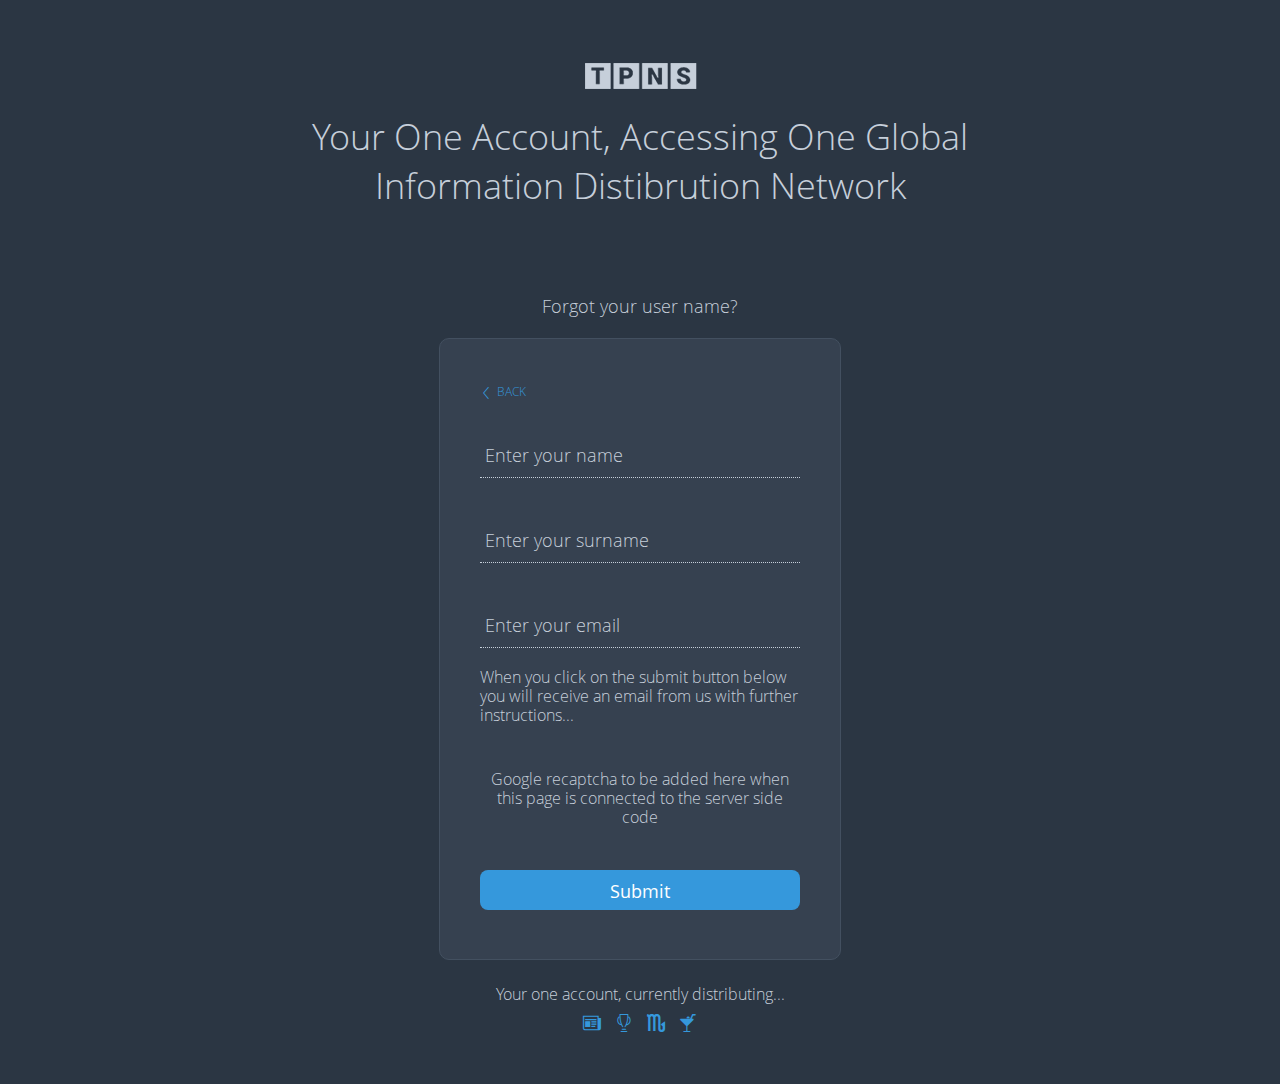
<file: tpns-web-app/access-module/access-help-username.html>
<!DOCTYPE html>
<!-- The language below is critical for the browser to know what dictionary to use for the site DO NOT REMOVE! -->
<!-- If the Login Module supports multi languages then the lang will need to change dynamically so as to align with the users chosen language -->
<html lang="en-US">

<!-- The ID and the Data Template Set are critical as they communicate to the browser to whom the content and site belong to. DO NOT REMOVE! -->
<!-- The Data Template Set and the id will need to change dynamically so as to show the users Domain Name and Company Name -->
<head id="tpns.com" data-template-set="TPNS">
	<meta http-equiv="X-UA-Compatible" content="IE=edge">
	<!-- The character, http equivalent and content communicator sets below are critical for the browser to understand the content of the site. DO NOT REMOVE! -->
	<meta charset="UTF-8">
    <!-- Feel free to add dynamic loops which will provide specific text for the browser tab to help the user know where they are in the site at a glance. This is comprised normally of the company name and description for the index page and for all the rest of the pages the company Name dash and the page name i.e. TPNS - Contact Us, TPNS - Search Results, TPNS - News etc. Note: This should NOT exceed 50 characters! -->
    <title>Account Access Area</title>
    <!-- Site's meta data, as above feel free to add dynamic loops which will provide specific text for the browser title -->
    <meta name="title" content="TPNS - Your One Account, Accessing One Global Information Distibrution Network">
    <meta name="description" content="Your One Account, Accessing One Global Information Distibrution Network">
    <meta name="author" content="TPNS">
    <!-- Please remember to make the YEAR update dynamically so that you do not have to remember to update the copyright year annually -->
	<meta name="Copyright" content="Copyright TPNS 2015. All Rights Reserved.">
	
    <!-- Do not change the Mobile Viewport data below! -->
	<meta name="viewport" content="width=device-width, initial-scale=1.0, maximum-scale=1.0, minimal-ui">
    
    <!-- browser and mobile icons -->
	<link rel="shortcut icon" href="../global-module/global-images/favicon.ico?v=2">
	<link rel="apple-touch-icon" href="../global-module/global-images/apple-touch-icon-precomposed.png">
    
    <!-- Ensure that the Global CSS always preceeds the Local CSS -->
    <!-- Link to the site's Global CSS -->
	<link rel="stylesheet" type="text/css" media="screen" href="../global-module/global-css/global-styles.css">
    <!-- Link to the site's Local CSS -->
	<link rel="stylesheet" type="text/css" media="screen" href="../access-module/css/access-styles.css">
    
    <!-- Styles for the freindly upgrade site override screen for those using IE9 or less -->
    <!--[if lte IE 9]>
		<link rel="stylesheet" type="text/css" media="screen" href="../global-css/global-lte-9.css">
	<![endif]-->
</head>

<body>
	<!-- Advise to user to enable JS in their browser -->
    <noscript>
    	<h1 style="width:95%; background:#f7ca18; color:#FFFFFF; text-align:center; font-family:'Trebuchet MS', Arial, Helvetica, sans-serif; padding:1% 2.5% 0% 2.5%; margin:0%;">Please enable Javascript in you browser.</h1>
    	<p style="width:95%; background:#f7ca18; color:#FFFFFF; text-align:center; font-family:'Trebuchet MS', Arial, Helvetica, sans-serif; font-weight:bold; padding:1% 2.5% 2% 2.5%; margin:0%;">You have disabled JavaScript in your browser!<br />To make use of this websites interactive elements you will need to enable Javascript</p>
    </noscript>
	<!-- the page wrap turns the Responsive Engineering of the site on or off. Note: It is found just after the body tag and closes just before the body tag! -->
	<div class="page-wrap">
        <article>
    		<h1 class="tpns-logo textc"><img src="../global-module/global-images/tpns-ie8-logo.png" width="179" height="50" alt="TPNS Global Information Distibrution Network" /><br/>Your One Account, Accessing One Global Information Distibrution Network</h1>
            <div class="access-outer-container">
            	<h5 class="textc">Forgot your user name?</h5>
                <div class="access-inner-container">
                	<div class="access-inner-back-container">
                    	<p><small><a href="index.html" title="Takes you back to the access page"><span class="icon tpns-ai-arrow-left"></span>BACK</a></small></p>
                    </div>
                	<!-- ACCESS FORM STARTS HERE -->
                    <form class="access-form" action="access-help-success.html" method="post">
                        <div class="global-textfield">
                            <!-- important: do not change the order of the items in this div -->
                            <input type="text" id="name" required>
                            <span class="bar"></span>
                            <label for="name">Enter your name</label>
                        </div>
                        <div class="global-textfield">
                            <!-- important: do not change the order of the items in this div -->
                            <input type="text" id="surname" required>
                            <span class="bar"></span>
                            <label for="surname">Enter your surname</label>
                        </div>
                        <div class="global-textfield">
                        	<!-- important: do not change the order of the items in this div -->
                            <input type="email" id="username" required>
                            <span class="bar"></span>
                            <label for="username">Enter your email</label>
                        	<p class="access-help-input-descriptor">When you click on the submit button below you will receive an email from us with further instructions...</p>
                        </div>
                        <div class="google-recaptcha">
                        	<p class="textc">Google recaptcha to be added here when this page is connected to the server side code</p>
                        </div>
                        <div class="access-form-submit-container textc">
                        	<!-- form submit button -->
                            <button type="submit" class="global-form-submit-button text100">Submit</button>
                        </div>
                    </form>
                </div>
                <!-- NEWSAPER DIRECT DISTRIBUTION LIST STARTS HERE -->
                <!-- NOTE: This area should be shown only when the admin publishes their first newspaper in the admin panel -->
                <div class="distribution-list-outer-container">
                    <p class="textc">Your one account, currently distributing...</p>
                    <!-- NOTE: This list will be automatically generated by the newspapers created in the admin panel by each company and the anchor will take you to the index page of each newspaper -->
                    <!-- NOTE: In each title and span tags respectively dynamically replace ***replace with the newspapers name*** with the newspapers name -->
                    <ul class="textc">
                        <li><h5><a href="#" title="takes you directly to ***replace with the newspapers name***"><span class="icon tpns-nti-news-website"></span><span class="hidden">***replace with the newspapers name***</span></a></h5></li>
                        <li><h5><a href="#" title="takes you directly to ***replace with the newspapers name***"><span class="icon tpns-nti-sports-website"></span><span class="hidden">***replace with the newspapers name***</span></a></h5></li>
                        <li><h5><a href="#" title="takes you directly to ***replace with the newspapers name***"><span class="icon tpns-nti-astrology-website"></span><span class="hidden">***replace with the newspapers name***</span></a></h5></li>
                        <li><h5><a href="#" title="takes you directly to ***replace with the newspapers name***"><span class="icon tpns-nti-lifestyle-website"></span><span class="hidden">***replace with the newspapers name***</span></a></h5></li>
                    </ul>
                </div>
                <!-- NEWSAPER DIRECT DISTRIBUTION LIST ENDS HERE -->
            </div>
        </article>
    </div>
    <script type="text/javascript" src="../global-module/global-js/tpns.js"></script>
    <script type="text/javascript" src="../access-module/js/access.js"></script>
    <!-- A freindly upgrade site override screen for those using IE9 or less -->
    <!--[if lte IE 9]>
    <div class="dialog">
    	<div class="innercol">
    		<div class="header">
            	<h1><a href="index.html"><img src="../global-images/tpns-ie8-logo.png" width="179" height="50" alt="Image of the TPNS logo" /></a></h1>
    			<h1>Please upgrade your browser to use the<br />TPNS Global Information Distibrution Network.</h1>
    			<h2>We engineered TPNS using the latest technology. This makes the TPNS Global Information Distibrution Network faster, safer and easier to use. Unfortunately, your browser doesn't support these technologies. Download one of these great browsers below for FREE and you’ll be on your way:</h2>
    		</div>
    		<ul class="downloads">
    			<li>
    				<div class="first">
    					<h4 id="download_opera"><a href="http://www.opera.com/download" title="Download Opera"><span>Opera</span></a></h4>
    					<h5>Version 21+</h5>
    				</div>
    			</li>
    			<li>
                    <div>
                        <h4 id="download_firefox"><a href="http://www.mozilla.com/firefox/new" title="Download Mozilla Firefox"><span>Mozilla Firefox</span></a></h4>
                        <h5>Version 29+</h5>
                    </div>
                </li>
                <li>
                    <div>
                        <h4 id="download_chrome"><a href="http://www.google.com/chrome/" title="Download Google Chrome"><span>Google Chrome</span></a></h4>
                        <h5>Version 34+</h5>
                    </div>
                </li>
                <li>
                    <div>
                        <h4 id="download_safari"><a href="http://www.apple.com/safari/" title="Download Apple Safari"><span>Apple Safari</span></a></h4>
                        <h5>Version 8+</h5>
                    </div>
                </li>
    		</ul>
            <div class="footer">
            	<p>Already upgraded but still having problems? Check out our <a href="browser-help.html">troubleshooting guide here</a>.</p>
            </div>
    	</div>
    </div>
	<![endif]-->
</body>
</html>
</file>
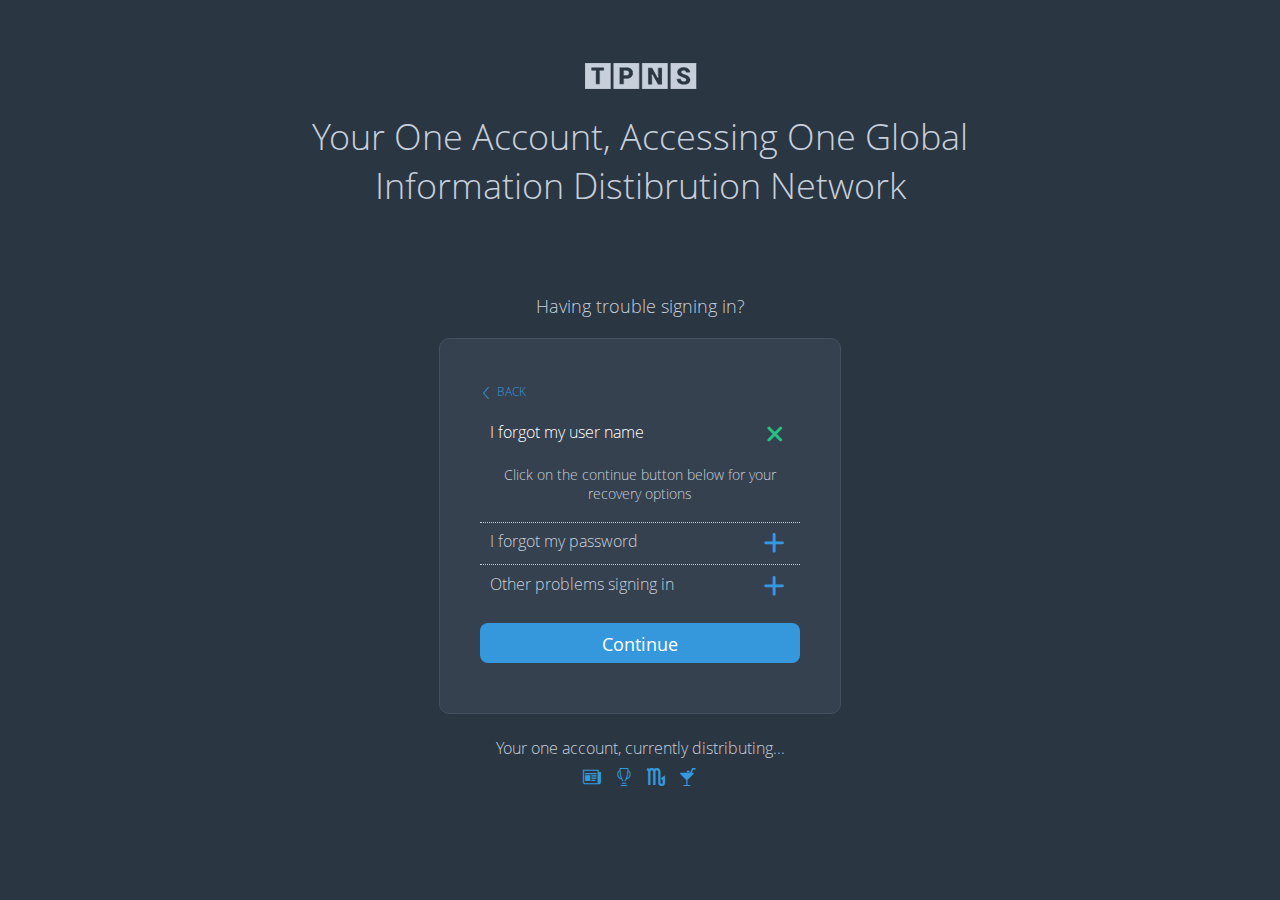
<file: tpns-web-app/access-module/access-help.html>
<!DOCTYPE html>
<!-- The language below is critical for the browser to know what dictionary to use for the site DO NOT REMOVE! -->
<!-- If the Login Module supports multi languages then the lang will need to change dynamically so as to align with the users chosen language -->
<html lang="en-US">

<!-- The ID and the Data Template Set are critical as they communicate to the browser to whom the content and site belong to. DO NOT REMOVE! -->
<!-- The Data Template Set and the id will need to change dynamically so as to show the users Domain Name and Company Name -->
<head id="tpns.com" data-template-set="TPNS">
	<meta http-equiv="X-UA-Compatible" content="IE=edge">
	<!-- The character, http equivalent and content communicator sets below are critical for the browser to understand the content of the site. DO NOT REMOVE! -->
	<meta charset="UTF-8">
    <!-- Feel free to add dynamic loops which will provide specific text for the browser tab to help the user know where they are in the site at a glance. This is comprised normally of the company name and description for the index page and for all the rest of the pages the company Name dash and the page name i.e. TPNS - Contact Us, TPNS - Search Results, TPNS - News etc. Note: This should NOT exceed 50 characters! -->
    <title>Account Access Help</title>
    <!-- Site's meta data, as above feel free to add dynamic loops which will provide specific text for the browser title -->
    <meta name="title" content="TPNS - Your One Account, Accessing One Global Information Distibrution Network">
    <meta name="description" content="Your One Account, Accessing One Global Information Distibrution Network">
    <meta name="author" content="TPNS">
    <!-- Please remember to make the YEAR update dynamically so that you do not have to remember to update the copyright year annually -->
	<meta name="Copyright" content="Copyright TPNS 2015. All Rights Reserved.">
	
    <!-- Do not change the Mobile Viewport data below! -->
	<meta name="viewport" content="width=device-width, initial-scale=1.0, maximum-scale=1.0, minimal-ui">
    
    <!-- browser and mobile icons -->
	<link rel="shortcut icon" href="../global-module/global-images/favicon.ico?v=2">
	<link rel="apple-touch-icon" href="../global-module/global-images/apple-touch-icon-precomposed.png">
    
    <!-- Ensure that the Global CSS always preceeds the Local CSS -->
    <!-- Link to the site's Global CSS -->
	<link rel="stylesheet" type="text/css" media="screen" href="../global-module/global-css/global-styles.css">
    <!-- Link to the site's Local CSS -->
	<link rel="stylesheet" type="text/css" media="screen" href="../access-module/css/access-styles.css">
    
    <!-- Styles for the freindly upgrade site override screen for those using IE9 or less -->
    <!--[if lte IE 9]>
		<link rel="stylesheet" type="text/css" media="screen" href="../global-css/global-lte-9.css">
	<![endif]-->
</head>

<body>
	<!-- Advise to user to enable JS in their browser -->
    <noscript>
    	<h1 style="width:95%; background:#f7ca18; color:#FFFFFF; text-align:center; font-family:'Trebuchet MS', Arial, Helvetica, sans-serif; padding:1% 2.5% 0% 2.5%; margin:0%;">Please enable Javascript in you browser.</h1>
    	<p style="width:95%; background:#f7ca18; color:#FFFFFF; text-align:center; font-family:'Trebuchet MS', Arial, Helvetica, sans-serif; font-weight:bold; padding:1% 2.5% 2% 2.5%; margin:0%;">You have disabled JavaScript in your browser!<br />To make use of this websites interactive elements you will need to enable Javascript</p>
    </noscript>
	<!-- the page wrap turns the Responsive Engineering of the site on or off. Note: It is found just after the body tag and closes just before the body tag! -->
	<div class="page-wrap">
        <article>
    		<h1 class="tpns-logo textc"><img src="../global-module/global-images/tpns-ie8-logo.png" width="179" height="50" alt="TPNS Global Information Distibrution Network" /><br/>Your One Account, Accessing One Global Information Distibrution Network</h1>
            <div class="access-outer-container">
            	<h5 class="textc">Having trouble signing in?</h5>
                <div class="access-inner-container">
                	<div class="access-inner-back-container">
                    	<p><small><a href="index.html" title="Takes you back to the access page"><span class="icon tpns-ai-arrow-left"></span>BACK</a></small></p>
                    </div>
                    <form class="access-help-accordian-radio" name="accessHelpGeneralForm">
                        <div class="access-help-radio-checkbox">
                            <div class="access-help-radio-item">
                                <label>
                                    <input class="access-help-radio-item-checkbox" type="radio" name="access-help-general-form" value="access-help-username.html" checked>
                                    <p class="access-help-radio-item-label textl">I forgot my user name <i class="icon tpns-ai-add"></i></p>
                                    <h6 class="access-help-radio-content textc">Click on the continue button below for your recovery options</h6>
                                </label>
                            </div>
                        </div>
                        <div class="access-help-radio-checkbox">
                            <div class="access-help-radio-item">
                                <label>
                                    <input class="access-help-radio-item-checkbox" type="radio" name="access-help-general-form" value="access-help-password.html">
                                    <p class="access-help-radio-item-label textl">I forgot my password <i class="icon tpns-ai-add"></i></p>
                                    <h6 class="access-help-radio-content textc">Click on the continue button below for your recovery options</h6>
                                </label>
                            </div>
                        </div>
                        <div class="access-help-radio-checkbox">
                            <div class="access-help-radio-item">
                                <label>
                                    <input class="access-help-radio-item-checkbox" type="radio" name="access-help-general-form" value="access-help-other.html">
                                    <p class="access-help-radio-item-label textl">Other problems signing in <i class="icon tpns-ai-add"></i></p>
                                    <h6 class="access-help-radio-content textc">Click on the continue button below to provide us with further information regarding your problem</h6>
                                </label>
                            </div>
                        </div>
                        <div class="access-form-submit-container textc">
                        	<!-- form submit button -->
                            <button type="button" class="global-form-submit-button text100" onclick="OpenWindow()">Continue</button>
                        </div>
                    </form>
                </div>
                <!-- NEWSAPER DIRECT DISTRIBUTION LIST STARTS HERE -->
                <!-- NOTE: This area should be shown only when the admin publishes their first newspaper in the admin panel -->
                <div class="distribution-list-outer-container">
                    <p class="textc">Your one account, currently distributing...</p>
                    <!-- NOTE: This list will be automatically generated by the newspapers created in the admin panel by each company and the anchor will take you to the index page of each newspaper -->
                    <!-- NOTE: In each title and span tags respectively dynamically replace ***replace with the newspapers name*** with the newspapers name -->
                    <ul class="textc">
                        <li><h5><a href="#" title="takes you directly to ***replace with the newspapers name***"><span class="icon tpns-nti-news-website"></span><span class="hidden">***replace with the newspapers name***</span></a></h5></li>
                        <li><h5><a href="#" title="takes you directly to ***replace with the newspapers name***"><span class="icon tpns-nti-sports-website"></span><span class="hidden">***replace with the newspapers name***</span></a></h5></li>
                        <li><h5><a href="#" title="takes you directly to ***replace with the newspapers name***"><span class="icon tpns-nti-astrology-website"></span><span class="hidden">***replace with the newspapers name***</span></a></h5></li>
                        <li><h5><a href="#" title="takes you directly to ***replace with the newspapers name***"><span class="icon tpns-nti-lifestyle-website"></span><span class="hidden">***replace with the newspapers name***</span></a></h5></li>
                    </ul>
                </div>
                <!-- NEWSAPER DIRECT DISTRIBUTION LIST ENDS HERE -->
            </div>
        </article>
    </div>
    <script type="text/javascript" src="../access-module/js/access.js"></script>
    <!-- A freindly upgrade site override screen for those using IE9 or less -->
    <!--[if lte IE 9]>
    <div class="dialog">
    	<div class="innercol">
    		<div class="header">
            	<h1><a href="index.html"><img src="../global-images/tpns-ie8-logo.png" width="179" height="50" alt="Image of the TPNS logo" /></a></h1>
    			<h1>Please upgrade your browser to use the<br />TPNS Global Information Distibrution Network.</h1>
    			<h2>We engineered TPNS using the latest technology. This makes the TPNS Global Information Distibrution Network faster, safer and easier to use. Unfortunately, your browser doesn't support these technologies. Download one of these great browsers below for FREE and you’ll be on your way:</h2>
    		</div>
    		<ul class="downloads">
    			<li>
    				<div class="first">
    					<h4 id="download_opera"><a href="http://www.opera.com/download" title="Download Opera"><span>Opera</span></a></h4>
    					<h5>Version 21+</h5>
    				</div>
    			</li>
    			<li>
                    <div>
                        <h4 id="download_firefox"><a href="http://www.mozilla.com/firefox/new" title="Download Mozilla Firefox"><span>Mozilla Firefox</span></a></h4>
                        <h5>Version 29+</h5>
                    </div>
                </li>
                <li>
                    <div>
                        <h4 id="download_chrome"><a href="http://www.google.com/chrome/" title="Download Google Chrome"><span>Google Chrome</span></a></h4>
                        <h5>Version 34+</h5>
                    </div>
                </li>
                <li>
                    <div>
                        <h4 id="download_safari"><a href="http://www.apple.com/safari/" title="Download Apple Safari"><span>Apple Safari</span></a></h4>
                        <h5>Version 8+</h5>
                    </div>
                </li>
    		</ul>
            <div class="footer">
            	<p>Already upgraded but still having problems? Check out our <a href="browser-help.html">troubleshooting guide here</a>.</p>
            </div>
    	</div>
    </div>
	<![endif]-->
</body>
</html>
</file>
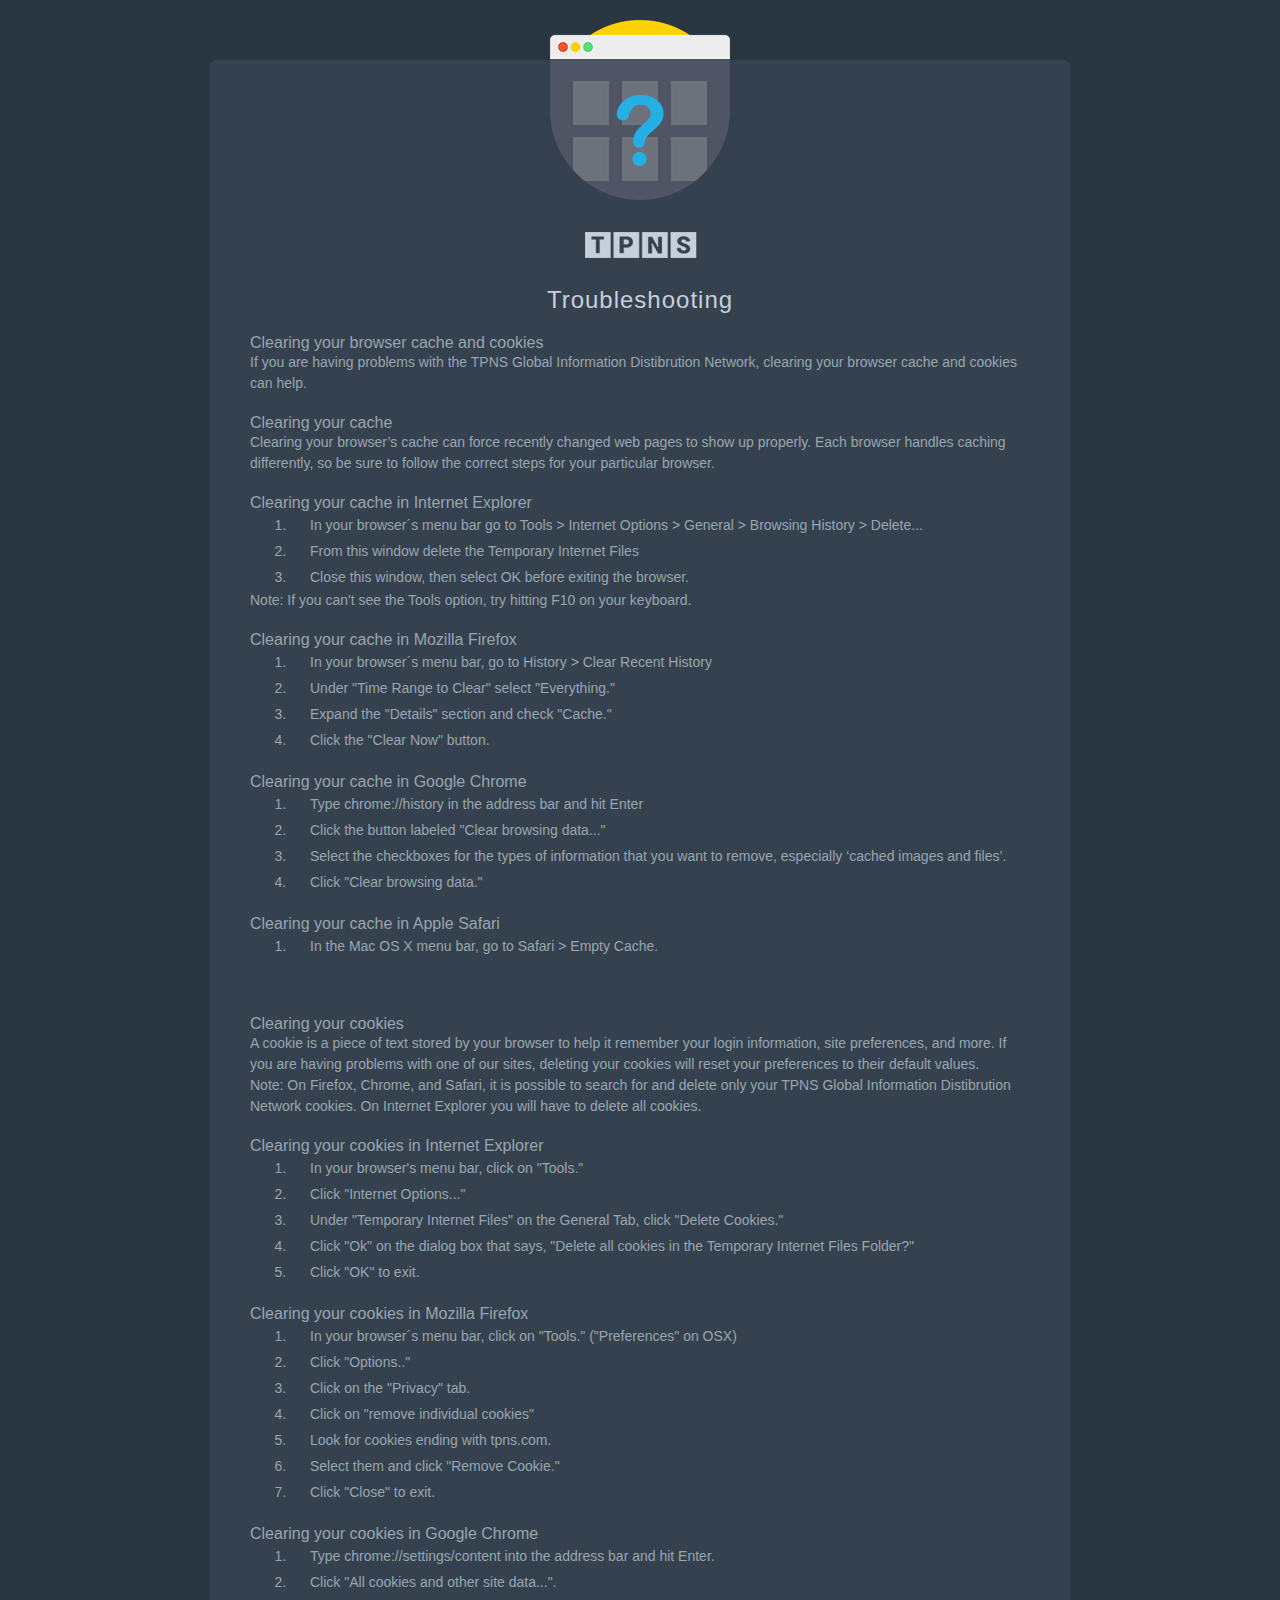
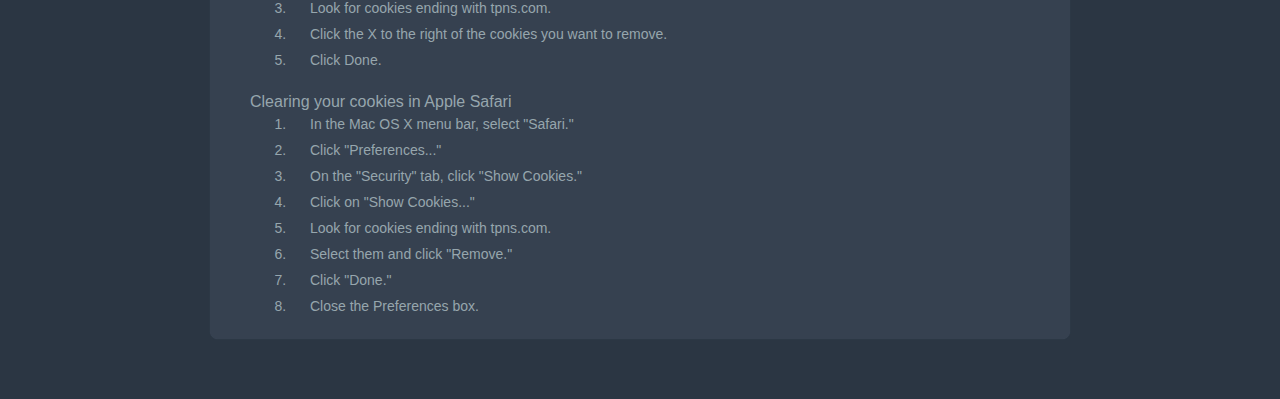
<file: tpns-web-app/access-module/browser-help.html>
<!DOCTYPE html>
<!-- The language below is critical for the browser to know what dictionary to use for the site DO NOT REMOVE! -->
<!-- If the Login Module supports multi languages then the lang will need to change dynamically so as to align with the users chosen language -->
<html class="no-js" lang="en-US">

<!-- The ID and the Data Template Set are critical as they communicate to the browser to whom the content and site belong to. DO NOT REMOVE! -->
<!-- The Data Template Set and the id will need to change dynamically so as to show the users Domain Name and Company Name -->
<head id="tpns.com" data-template-set="TPNS">
	<meta http-equiv="X-UA-Compatible" content="IE=edge">
	<!-- The character, http equivalent and content communicator sets below are critical for the browser to understand the content of the site. DO NOT REMOVE! -->
	<meta charset="UTF-8">
    <!-- Feel free to add dynamic loops which will provide specific text for the browser tab to help the user know where they are in the site at a glance. This is comprised normally of the company name and description for the index page and for all the rest of the pages the company Name dash and the page name i.e. TPNS - Contact Us, TPNS - Search Results, TPNS - News etc. Note: This should NOT exceed 50 characters! -->
    <title>Account Access Area Help</title>
    <!-- Site's meta data, as above feel free to add dynamic loops which will provide specific text for the browser title -->
    <meta name="title" content="TPNS - Your One Account, Accessing One Global Information Distibrution Network">
    <meta name="description" content="Your One Account, Accessing One Global Information Distibrution Network">
    <meta name="author" content="TPNS">
    <!-- Please remember to make the YEAR update dynamically so that you do not have to remember to update the copyright year annually -->
	<meta name="Copyright" content="Copyright TPNS 2015. All Rights Reserved.">
	
    <!-- Do not change the Mobile Viewport data below! -->
	<meta name="viewport" content="width=device-width, initial-scale=1.0, maximum-scale=1.0, minimal-ui">
    
    <!-- browser and mobile icons -->
	<link rel="shortcut icon" href="../global-module/global-images/favicon.ico?v=2">
    
    <!-- Styles for the freindly upgrade site override screen for those using IE9 or less -->
	<link rel="stylesheet" type="text/css" media="screen" href="../global-module/global-css/global-lte-9-help.css">
</head>

<body>
    <div class="dialog">
        <div class="innercol">
            <div class="header">
                <h1><a href="../access-module/index.html"><img src="../global-module/global-images/tpns-ie8-logo.png" width="179" height="50" alt="Image of the TPNS logo" /></a></h1>
                <h1>Troubleshooting</h1>
                <h5>Clearing your browser cache and cookies</h5>
                <p>If you are having problems with the TPNS Global Information Distibrution Network, clearing your browser cache and cookies can help.</p>
                <h5>Clearing your cache</h5>
                <p>Clearing your browser’s cache can force recently changed web pages to show up properly. Each browser handles caching differently, so be sure to follow the correct steps for your particular browser.</p>
                <h5>Clearing your cache in Internet Explorer</h5>
                <ol>
                	<li>In your browser&acute;s menu bar go to Tools &gt; Internet Options &gt; General &gt; Browsing History &gt; Delete...</li>
                	<li>From this window delete the Temporary Internet Files</li>
                	<li>Close this window, then select OK before exiting the browser.</li>
                </ol>
                <p><span class="textb">Note:</span> If you can't see the Tools option, try hitting F10 on your keyboard.</p>
                <h5>Clearing your cache in Mozilla Firefox</h5>
                <ol>
                	<li>In your browser&acute;s menu bar, go to History &gt; Clear Recent History</li>
                	<li>Under &quot;Time Range to Clear&quot; select &quot;Everything.&quot;</li>
                	<li>Expand the &quot;Details&quot; section and check &quot;Cache.&quot;</li>
                	<li>Click the &quot;Clear Now&quot; button.</li>
                </ol>
                <h5>Clearing your cache in Google Chrome</h5>
                <ol>
                	<li>Type chrome://history in the address bar and hit Enter</li>
                	<li>Click the button labeled &quot;Clear browsing data...&quot;</li>
                	<li>Select the checkboxes for the types of information that you want to remove, especially &lsquo;cached images and files&rsquo;.</li>
                	<li>Click &quot;Clear browsing data.&quot;</li>
                </ol>
                <h5>Clearing your cache in Apple Safari</h5>
                <ol>
                	<li>In the Mac OS X menu bar, go to Safari &gt; Empty Cache.</li>
                </ol>
                <br /><br />
                <h5>Clearing your cookies</h5>
                <p>A cookie is a piece of text stored by your browser to help it remember your login information, site preferences, and more. If you are having problems with one of our sites, deleting your cookies will reset your preferences to their default values.</p>
                <p><span class="textb">Note:</span> On Firefox, Chrome, and Safari, it is possible to search for and delete only your TPNS Global Information Distibrution Network cookies. On Internet Explorer you will have to delete all cookies.</p>
                <h5>Clearing your cookies in Internet Explorer</h5>
                <ol>
                	<li>In your browser's menu bar, click on &quot;Tools.&quot;</li>
                	<li>Click &quot;Internet Options...&quot;</li>
                	<li>Under &quot;Temporary Internet Files&quot; on the General Tab, click &quot;Delete Cookies.&quot;</li>
                	<li>Click &quot;Ok&quot; on the dialog box that says, &quot;Delete all cookies in the Temporary Internet Files Folder?&quot;</li>
                	<li>Click &quot;OK&quot; to exit.</li>
                </ol>
                <h5>Clearing your cookies in Mozilla Firefox</h5>
                <ol>
                	<li>In your browser&acute;s menu bar, click on &quot;Tools.&quot; (&quot;Preferences&quot; on OSX)</li>
                	<li>Click &quot;Options..&quot;</li>
                	<li>Click on the &quot;Privacy&quot; tab.</li>
                	<li>Click on &quot;remove individual cookies&quot;</li>
                	<li>Look for cookies ending with tpns.com.</li>
                	<li>Select them and click &quot;Remove Cookie.&quot;</li>
                	<li>Click &quot;Close&quot; to exit.</li>
                </ol>
                <h5>Clearing your cookies in Google Chrome</h5>
                <ol>
                	<li>Type chrome://settings/content into the address bar and hit Enter.</li>
                	<li>Click &quot;All cookies and other site data...&quot;.</li>
                	<li>Look for cookies ending with tpns.com.</li>
                	<li>Click the X to the right of the cookies you want to remove.</li>
                	<li>Click Done.</li>
                </ol>
                <h5>Clearing your cookies in Apple Safari</h5>
                <ol>
                	<li>In the Mac OS X menu bar, select &quot;Safari.&quot;</li>
                	<li>Click &quot;Preferences...&quot;</li>
                	<li>On the &quot;Security&quot; tab, click &quot;Show Cookies.&quot;</li>
                	<li>Click on &quot;Show Cookies...&quot;</li>
                	<li>Look for cookies ending with tpns.com.</li>
                	<li>Select them and click &quot;Remove.&quot;</li>
                	<li>Click &quot;Done.&quot;</li>
                	<li>Close the Preferences box.</li>
                </ol>
            </div>
        </div>
    </div>
</body>
</html>
</file>
<file: tpns-web-app/global-module/global-css/global-styles.css>
/* CSS Document */
/*   
Theme Name: TPNS
Description: Global Information Distibrution Network
Author: Handmade Solutions for TPNS
Author URI: http://www.handmadesolutions.net/ for tpns.com
Version: 1.0
*/

/* Reset Default Browser Styles */
html, body, body div, span, object, iframe, h1, h2, h3, h4, h5, h6, blockquote, pre, abbr, address, cite, code, del, dfn, em, img, ins, kbd, q, samp, small, strong, sub, sup, var, b, i, dl, dt, dd, fieldset, form, label, legend, table, caption, tbody, tfoot, thead, tr, th, td, article, aside, figure, footer, header, hgroup, menu, nav, section, time, mark, audio, video {
	margin: 0; padding: 0; border: 0; outline: 0; font-size: 100%; background: transparent; font-weight: normal;
}									

article, aside, figure, footer, header, hgroup, nav, section { display: block; }

img, object, embed { max-width: 100%; }

html { overflow-x: hidden; overflow-y: scroll; }

ol, ul, li { font-size: 100%; margin: 0; padding: 0; border: 0; list-style: none; }

a { background: transparent; font-size: 100%; text-decoration: none; margin: 0; padding: 0;}

del { text-decoration: line-through; }

abbr[title], dfn[title] { border-bottom: 1px dotted #000; cursor: help; }

input, select { vertical-align: middle; }

pre { white-space: pre-line; }

input[type="radio"] { vertical-align: middle; }
input[type="checkbox"] { vertical-align: middle; }

select, input, textarea { font-size: inherit; font: 100%; }

table { font-size: inherit; font: 100%; }

a:hover, a:active { outline: none; }

/* SUP - Superscript, SUB - Subscript */
sub, sup { font-size: 60%; line-height: 0; position: relative; }
sup { top: 0em; vertical-align: super; }
sub { bottom: -0.25em; vertical-align: sub; }

.clickable, input[type=button], input[type=submit], button { -webkit-appearance: none; cursor: pointer; }

button, input, select, textarea { margin: 0; }

button { width: auto; overflow: visible; }

.clearfix:before, .clearfix:after { content: "\0020"; display: block; height: 0; overflow: hidden; }  
.clearfix:after { clear: both; }  
.clearfix { zoom: 1; }  


/* --------------------- Ok, this is where the fun starts. --------------------- */
.hidden { display: none; }

/* --------------------- global-fonts ---------------------- */
@font-face {
    font-family:'OpenSans-Regular';
    src: url('../global-fonts/OpenSans-Regular.eot');
    src: url('../global-fonts/OpenSans-Regular.eot?#iefix') format('embedded-opentype'),
url('../global-fonts/OpenSans-Regular.svg#OpenSans-Regular') format('svg'),
url('../global-fonts/OpenSans-Regular.woff') format('woff'),
url('../global-fonts/OpenSans-Regular.ttf') format('truetype');
    font-weight: normal; font-style: normal; -webkit-font-smoothing: antialiased; text-rendering: optimizelegibility;
}
@font-face {
    font-family:'OpenSans-Italic';
    src: url('../global-fonts/OpenSans-Italic.eot');
    src: url('../global-fonts/OpenSans-Italic.eot?#iefix') format('embedded-opentype'),
url('../global-fonts/OpenSans-Italic.svg#OpenSans-Italic') format('svg'),
url('../global-fonts/OpenSans-Italic.woff') format('woff'),
url('../global-fonts/OpenSans-Italic.ttf') format('truetype');
    font-weight: normal; font-style: normal; -webkit-font-smoothing: antialiased; text-rendering: optimizelegibility;
}
@font-face {
    font-family:'OpenSans-Bold';
    src: url('../global-fonts/OpenSans-Bold.eot');
    src: url('../global-fonts/OpenSans-Bold.eot?#iefix') format('embedded-opentype'),
url('../global-fonts/OpenSans-Bold.svg#OpenSans-Bold') format('svg'),
url('../global-fonts/OpenSans-Bold.woff') format('woff'),
url('../global-fonts/OpenSans-Bold.ttf') format('truetype');
    font-weight: normal; font-style: normal; -webkit-font-smoothing: antialiased; text-rendering: optimizelegibility;
}
@font-face {
    font-family:'OpenSans-BoldItalic';
    src: url('../global-fonts/OpenSans-BoldItalic.eot');
    src: url('../global-fonts/OpenSans-BoldItalic.eot?#iefix') format('embedded-opentype'),
url('../global-fonts/OpenSans-BoldItalic.svg#OpenSans-BoldItalic') format('svg'),
url('../global-fonts/OpenSans-BoldItalic.woff') format('woff'),
url('../global-fonts/OpenSans-BoldItalic.ttf') format('truetype');
    font-weight: normal; font-style: normal; -webkit-font-smoothing: antialiased; text-rendering: optimizelegibility;
}
@font-face {
    font-family:'OpenSans-Light';
    src: url('../global-fonts/OpenSans-Light.eot');
    src: url('../global-fonts/OpenSans-Light.eot?#iefix') format('embedded-opentype'),
url('../global-fonts/OpenSans-Light.svg#OpenSans-Light') format('svg'),
url('../global-fonts/OpenSans-Light.woff') format('woff'),
url('../global-fonts/OpenSans-Light.ttf') format('truetype');
    font-weight: normal; font-style: normal; -webkit-font-smoothing: antialiased; text-rendering: optimizelegibility;
}
@font-face {
    font-family:'OpenSansLight-Italic';
    src: url('../global-fonts/OpenSansLight-Italic.eot');
    src: url('../global-fonts/OpenSansLight-Italic.eot?#iefix') format('embedded-opentype'),
url('../global-fonts/OpenSansLight-Italic.svg#OpenSansLight-Italic') format('svg'),
url('../global-fonts/OpenSansLight-Italic.woff') format('woff'),
url('../global-fonts/OpenSansLight-Italic.ttf') format('truetype');
    font-weight: normal; font-style: normal; -webkit-font-smoothing: antialiased; text-rendering: optimizelegibility;
}

/* --------------------- global custom TPNS Newspapers Type fonts ---------------------- */
@font-face {
  font-family: "tpns-newspapers-type-icons";
  src: url("../global-fonts/tpns-newspapers-type-icons.eot");
  src: url("../global-fonts/tpns-newspapers-type-icons.eot?#iefix") format("embedded-opentype"),
url("../global-fonts/tpns-newspapers-type-icons.woff") format("woff"),
url("../global-fonts/tpns-newspapers-type-icons.ttf") format("truetype"),
url("../global-fonts/tpns-newspapers-type-icons.svg#tpns-newspapers-type-icons") format("svg");
  font-weight: normal; font-style: normal; -webkit-font-smoothing: antialiased; text-rendering: optimizelegibility;
}
[class^="tpns-nti-"]:before, [class*=" tpns-nti-"]:before {
  font-family: "tpns-newspapers-type-icons" !important; font-style: normal !important; font-weight: normal !important; font-variant: normal !important; text-transform: none !important; speak: none; line-height: 1; -webkit-font-smoothing: antialiased; -moz-osx-font-smoothing: grayscale; padding: 0px 5px; vertical-align: middle;
}
.tpns-nti-astrology-website:before { content: "\61"; }
.tpns-nti-lifestyle-website:before { content: "\62"; }
.tpns-nti-news-website:before { content: "\63"; }
.tpns-nti-sports-website:before { content: "\64"; }

/* --------------------- global custom TPNS fonts ---------------------- */
@font-face {
  font-family: "tpns-admin-icons";
  src: url("../global-fonts/tpns-admin-icons.eot");
  src: url("../global-fonts/tpns-admin-icons.eot?#iefix") format("embedded-opentype"),
url("../global-fonts/tpns-admin-icons.woff") format("woff"),
url("../global-fonts/tpns-admin-icons.ttf") format("truetype"),
url("../global-fonts/tpns-admin-icons.svg#tpns-admin-icons") format("svg");
  font-weight: normal;
  font-style: normal;
}
[class^="tpns-ai-"]:before, [class*=" tpns-ai-"]:before {
  font-family: "tpns-admin-icons" !important; font-style: normal !important; font-weight: normal !important; font-variant: normal !important; text-transform: none !important; speak: none; line-height: 1; -webkit-font-smoothing: antialiased; -moz-osx-font-smoothing: grayscale; padding: 0px 5px; vertical-align: middle;
}
.tpns-ai-add:before { content: "\61"; }
.tpns-ai-add-user:before { content: "\62"; }
.tpns-ai-android:before { content: "\63"; }
.tpns-ai-apple:before { content: "\64"; }
.tpns-ai-calendar-month:before { content: "\65"; }
.tpns-ai-calendar-month-number:before { content: "\66"; }
.tpns-ai-checked:before { content: "\67"; }
.tpns-ai-chrome-pc:before { content: "\68"; }
.tpns-ai-clock:before { content: "\69"; }
.tpns-ai-close:before { content: "\6a"; }
.tpns-ai-csv:before { content: "\6b"; }
.tpns-ai-edit:before { content: "\6c"; }
.tpns-ai-email-closed:before { content: "\6d"; }
.tpns-ai-manage-accounts:before { content: "\6e"; }
.tpns-ai-manage-account:before { content: "\6f"; }
.tpns-ai-locked:before { content: "\70"; }
.tpns-ai-internet-more:before { content: "\71"; }
.tpns-ai-image:before { content: "\72"; }
.tpns-ai-ie-pc:before { content: "\73"; }
.tpns-ai-ie-mobile:before { content: "\74"; }
.tpns-ai-home:before { content: "\75"; }
.tpns-ai-firefox-pc:before { content: "\76"; }
.tpns-ai-favourite-active:before { content: "\77"; }
.tpns-ai-favourite:before { content: "\78"; }
.tpns-ai-excel:before { content: "\79"; }
.tpns-ai-email-open:before { content: "\7a"; }
.tpns-ai-notifications:before { content: "\41"; }
.tpns-ai-opera-pc:before { content: "\42"; }
.tpns-ai-pause:before { content: "\43"; }
.tpns-ai-pdf:before { content: "\44"; }
.tpns-ai-power-button:before { content: "\45"; }
.tpns-ai-refresh:before { content: "\46"; }
.tpns-ai-remove-user:before { content: "\47"; }
.tpns-ai-safari-pc:before { content: "\48"; }
.tpns-ai-selected:before { content: "\49"; }
.tpns-ai-settings-slides:before { content: "\4a"; }
.tpns-ai-thumbs-down:before { content: "\4b"; }
.tpns-ai-thumbs-up:before { content: "\4c"; }
.tpns-ai-unchecked:before { content: "\4d"; }
.tpns-ai-undo:before { content: "\4e"; }
.tpns-ai-unlocked:before { content: "\4f"; }
.tpns-ai-user:before { content: "\50"; }
.tpns-ai-arrow-down:before { content: "\51"; }
.tpns-ai-arrow-left:before { content: "\52"; }
.tpns-ai-arrow-right:before { content: "\53"; }
.tpns-ai-arrow-up:before { content: "\54"; }

/* --------------------- Headers ---------------------- */
h1 {
	font-family: OpenSans-Light, "Trebuchet MS", Arial, Helvetica, sans-serif; font-size: 2.250em; /* Equivalent to 36px */
}
h2 {
	font-family: OpenSans-Light, "Trebuchet MS", Arial, Helvetica, sans-serif; font-size: 1.875em; /* Equivalent to 30px */
}
h3 {
	font-family: OpenSans-Light, "Trebuchet MS", Arial, Helvetica, sans-serif; font-size: 1.500em; /* Equivalent to 24px */
}
h4 {
	font-family: OpenSans-Light, "Trebuchet MS", Arial, Helvetica, sans-serif; font-size: 1.375em; /* Equivalent to 22px */
}
h5 {
	font-family: OpenSans-Light, "Trebuchet MS", Arial, Helvetica, sans-serif; font-size: 1.125em; /* Equivalent to 18px */
}
p {
	font-family: OpenSans-Light, "Trebuchet MS", Arial, Helvetica, sans-serif; font-size: 1em; /* Equivalent to 16px */
}
h6 {
	font-family: OpenSans-Light, "Trebuchet MS", Arial, Helvetica, sans-serif; font-size: 0.875em; /* Equivalent to 14px */
}
small {
	font-family: OpenSans-Light, "Trebuchet MS", Arial, Helvetica, sans-serif; font-size: 0.750em; /* Equivalent to 12px */
}

/* --------------------- Font Controls ---------------------- */
/* ----- Use to make your text BOLD ----- */
strong, .textb {
	font-family: OpenSans-Bold, "Trebuchet MS", Arial, Helvetica, sans-serif;
}
/* ----- Use to make your text ITALICS ----- */
em, .texti, .global-textfield input, .global-textfield textarea {
	font-family: OpenSansLight-Italic, "Trebuchet MS", Arial, Helvetica, sans-serif;
}
/* ----- Use to CENTER your text ----- */
.textc {
	text-align: center;
}
/* ----- Use to RIGHT ALIGN your text ----- */
.textr {
	text-align: right;
}
/* ----- Use to LEFT ALIGN your text ----- */
.textl {
	text-align: left;
}
/* ----- Use to transform ALL your text to CAPITAL LETTERS ----- */
.textup {
	text-transform: uppercase;
}
/* ----- Use to UNDERLINE your text ----- */
.textu {
	text-decoration: underline;
}
/* ----- Use to STRIKE THROUGH your text so it appears as deleted/changed ----- */
.texts {
	text-decoration: line-through;
}

/* --------------------- Single/Special use global-fonts --------------------- */
/* Special Use global-fonts normally do not have a font-size and start with a class of .text100 as it is inherited by the header font size, if they do have a font-size then the class starts from .text200 upwards */
.text100, button.global-form-submit-button {
	font-family: OpenSans-Regular, "Trebuchet MS", Arial, Helvetica, sans-serif;
}
/*
.text200 {
	font-family: OpenSans-Extrabold, "Trebuchet MS", Arial, Helvetica, sans-serif; font-size: 3.125em;
}
*/

/* ------------------ CSS Shorthand Explaination ------------------ */
/* ------    padding:5% 2% 3% 1%; or margin:5% 2% 3% 1%;     ------ */
/* ------    The four sides are in the following order...    ------ */
/* ------    padding: or margin: TOP, RIGHT, BOTTOM, LEFT    ------ */
/* ---------------------------------------------------------------- */

/* ---------------------------------------------------------------- */
/* ---------------------------- Forms ----------------------------- */
/* ---------------------------------------------------------------- */
/* -------------------------- TextField --------------------------- */
/* ---------------------------------------------------------------- */
/* ------------------ Validation Types Explained ------------------ */
/* ---------------------------------------------------------------- */
/* :valid and :invalid                                              */
/* explicitly sets the style for an element when the input is       */
/* valid/invalid.                                                   */
/* :required and :optional                                          */
/* sets the style for elements that are required or optional.       */
/* :in-range and :out-of-range                                      */
/* styling for elements that support the min and max attribute.     */
/* ---------------------------------------------------------------- */
.global-textfield, .google-recaptcha { 
	position: relative; padding: 0; margin: 20px 0px 40px 0px;
}
.global-textfield input, .global-textfield textarea {
	display: block; width: -webkit-calc(100% - 15px); width: -moz-calc(100% - 15px); width: calc(100% - 15px); background: transparent; color: #C6CFDA; font-size: 1.125em; padding: 10px 10px 10px 5px; border: none; border-bottom: 1px dotted #C6CFDA; outline:none; -webkit-appearance:none; -moz-appearance:none; appearance:none;
}
.global-textfield textarea {
	overflow-y:auto; resize:none;
}
.global-textfield input[readonly] {
	display: block; width:100%; background: transparent; color: #C6CFDA; text-align:center; font-size: 1.125em; padding: 10px 0px 0px 0px; border: none; outline:none; -webkit-appearance:none; -moz-appearance:none; appearance:none;
}
.global-textfield input:valid, .global-textfield textarea:valid {
	border-bottom: 1px dotted #26c281;
}
.global-textfield input:focus, .global-textfield textarea:focus { 
	outline: none;
}
.global-textfield label {
	position: absolute; left: 5px; top: 10px; color: #C6CFDA; font-family: OpenSans-Light, "Trebuchet MS", Arial, Helvetica, sans-serif; font-size: 1.125em; transition: 0.2s ease all; -moz-transition: 0.2s ease all; -webkit-transition: 0.2s ease all; pointer-events: none;
}
.global-textfield input:focus ~ label, .global-textfield input:valid ~ label, .global-textfield textarea:focus ~ label, .global-textfield textarea:valid ~ label {
	top: -20px; font-size: 0.875em; color: #3598dc; border: none;
}
.global-textfield input:valid ~ label, .global-textfield input:valid + .bar:before, .global-textfield input:valid + .bar:after, .global-textfield textarea:valid ~ label, .global-textfield textarea:valid + .bar:before, .global-textfield textarea:valid + .bar:after {
	color: #26c281;
}
.global-textfield input:invalid ~ label, .global-textfield textarea:invalid ~ label {
	background: #364150;
}
.global-textfield input:invalid:focus ~ label, .global-textfield textarea:invalid:focus ~ label {
	background: transparent;
}
.bar {
	position: relative; display: block; width: 100%;
}
.bar:before, .bar:after {
	content: ''; position: absolute; height: 2px; width: 0; bottom: 0px; background: #3598dc; transition: 0.2s ease all; -moz-transition: 0.2s ease all; -webkit-transition: 0.2s ease all;
}
.global-textfield input:valid + .bar:before, .global-textfield input:valid + .bar:after, .global-textfield textarea:valid + .bar:before, .global-textfield textarea:valid + .bar:after {
	background: #26c281;
}
.bar:before {
	left: 50%;
}
.bar:after {
	right: 50%; 
}
.global-textfield input:focus ~ .bar:before, .global-textfield input:focus ~ .bar:after, .global-textfield textarea:focus ~ .bar:before, .global-textfield textarea:focus ~ .bar:after {
	width: 50%;
}

/* -------------------------- Button --------------------------- */
button.global-form-submit-button, h5.global-form-submit-button a {
	display: inline-block; min-width: 64px; width: 100%; height: 40px; line-height: 40px; background: #3598dc; font-size: 1.125em; color: #FFFFFF; border:0; -webkit-border-radius: 8px; border-radius: 8px; transition: background-color 0.5s ease;
}
button.global-form-submit-button:hover, h5.global-form-submit-button a:hover {
	background: #26c281;
}

/* -------------------------- Global Checkbox --------------------------- */
.global-checkbox input[type=checkbox] {
	display: none;
}
.global-checkbox label {
	display: inline-block; vertical-align: middle; cursor: pointer; 
}
.global-checkbox label span.global-checkbox-item-label:before {
	content: ""; display: inline-block; width: 18px; height: 18px; background: url(../global-images/checkbox-unchecked.png) no-repeat 50%; line-height: 18px; vertical-align: middle; padding: 0; margin: 0px 9px 0px 0px;
}
.global-checkbox input[type=checkbox]:checked + span.global-checkbox-item-label:before {
    background: url(../global-images/checkbox-checked.png) no-repeat 50%;
}
















/* -------------------------- CSS Tabular Look --------------------------- */
.global-table {
	display:table; table-layout:fixed; width:100%; padding:0; margin:0;
}
.global-table-row {
	display:table-row; width:100%; padding:0; margin:0;
}
.global-table-cell {
	display:table-cell; vertical-align:middle; padding:0; margin:0;
}

/* ------------------------ Add to Home Screen ------------------------ */
.ath-viewport * {
	-webkit-box-sizing: border-box; -moz-box-sizing: border-box; box-sizing: border-box;
}
.ath-viewport {
	position: relative; z-index: 2147483641; pointer-events: none; -webkit-tap-highlight-color: rgba(0,0,0,0); -webkit-touch-callout: none; -webkit-user-select: none; -moz-user-select: none; -ms-user-select: none; user-select: none; -webkit-text-size-adjust: none; -moz-text-size-adjust: none; -ms-text-size-adjust: none; -o-text-size-adjust: none; text-size-adjust: none;
}
.ath-modal {
	pointer-events: auto !important; background: rgba(0,0,0,0.6);
}
.ath-mandatory {
	background: #000;
}
.ath-container {
	pointer-events: auto !important; position: absolute; z-index: 2147483641; padding: 0.7em 0.6em; width: 18em; background: #eee; background-size: 100% auto; box-shadow: 0 0.2em 0 #d1d1d1; font-family: sans-serif; font-size: 15px; line-height: 1.5em; text-align: center;
}
.ath-container small {
	font-size: 0.8em; line-height: 1.3em; display: block; margin-top: 0.5em;
}
.ath-ios.ath-phone {
	bottom: 1.8em; left: 50%; margin-left: -9em;
}
.ath-ios6.ath-tablet {
	left: 5em; top: 1.8em;
}
.ath-ios7.ath-tablet {
	left: 0.7em; top: 1.8em;
}
.ath-ios8.ath-tablet, .ath-ios9.ath-tablet{
	right: 0.4em; top: 1.8em;
}
.ath-android {
	bottom: 1.8em; left: 50%; margin-left: -9em;
}
/* close icon */
.ath-container:before {
	content: ''; position: relative; display: block; float: right; margin: -0.7em -0.6em 0 0.5em; background-image: url([data-uri]);
	background-color: rgba(255,255,255,0.8); background-size: 50%; background-repeat: no-repeat; background-position: 50%; width: 2.7em; height: 2.7em; text-align: center; overflow: hidden; color: #a33; z-index: 2147483642;
}
.ath-container.ath-icon:before {
	position: absolute; top: 0; right: 0; margin: 0; float: none;
}
.ath-mandatory .ath-container:before {
	display: none;
}
.ath-container.ath-android:before {
	float: left; margin: -0.7em 0.5em 0 -0.6em;
}
.ath-container.ath-android.ath-icon:before {
	position: absolute; right: auto; left: 0; margin: 0; float: none;
}
/* applied only if the application icon is shown */
.ath-container.ath-icon {

}
.ath-action-icon {
	display: inline-block; vertical-align: middle; background-position: 50%; background-repeat: no-repeat; text-indent: -9999em; overflow: hidden;
}
.ath-ios7 .ath-action-icon, .ath-ios8 .ath-action-icon, .ath-ios9 .ath-action-icon{
	width: 1.6em; height: 1.6em; background-image:url([data-uri]);
	margin-top: -0.3em; background-size: auto 100%;
}
.ath-ios6 .ath-action-icon {
	width: 1.8em; height: 1.8em; background-image:url([data-uri]);
	margin-bottom: 0.4em; background-size: 100% auto;
}
.ath-android .ath-action-icon {
	width: 1.4em; height: 1.5em; background-image:url([data-uri]);
	background-size: 100% auto;
}
.ath-container p {
	margin: 0; padding: 0; position: relative; z-index: 2147483642; text-shadow: 0 0.1em 0 #fff; font-size: 1.1em;
}
.ath-ios.ath-phone:after {
	content: ''; background: #eee; position: absolute; width: 2em; height: 2em; bottom: -0.9em; left: 50%; margin-left: -1em; -webkit-transform: scaleX(0.9) rotate(45deg); transform: scaleX(0.9) rotate(45deg); box-shadow: 0.2em 0.2em 0 #d1d1d1;
}
.ath-ios.ath-tablet:after {
	content: ''; background: #eee; position: absolute; width: 2em; height: 2em; top: -0.9em; left: 50%; margin-left: -1em; -webkit-transform: scaleX(0.9) rotate(45deg); transform: scaleX(0.9) rotate(45deg); z-index: 2147483641;
}
.ath-application-icon {
	position: relative; padding: 0; border: 0; margin: 0 auto 0.2em auto; height: 6em; width: 6em; z-index: 2147483642;
}
.ath-container.ath-ios .ath-application-icon {
	border-radius: 1em; box-shadow: 0 0.2em 0.4em rgba(0,0,0,0.3), inset 0 0.07em 0 rgba(255,255,255,0.5); margin: 0 auto 0.4em auto;
}


















/* Media queries!
-------------------------------------------------------------------------------*/
/* ----- Mobile and Tablet Landscape Views ----- */
@media only screen and (orientation: landscape) {
	.ath-container.ath-phone { width: 24em; }
	.ath-android.ath-phone { margin-left: -12em; }
	.ath-ios.ath-phone { margin-left: -12em; }
	.ath-ios6:after { left: 39%; }
	.ath-ios8.ath-phone { left: auto; bottom: auto; right: 0.4em; top: 1.8em; }
	.ath-ios8.ath-phone:after { bottom: auto; top: -0.9em; left: 68%; z-index: 2147483641; box-shadow: none; }
}
</file>
<file: tpns-web-app/access-module/css/access-styles.css>
/* CSS Document */
/*   
Theme Name: TPNS
Description: Global Information Distibrution Network
Author: Handmade Solutions for TPNS
Author URI: http://www.handmadesolutions.net/ for tpns.com
Version: 1.0
*/

body { background:#2b3643; font-size:16px; font-family:OpenSans-Regular, "Trebuchet MS", Arial, Helvetica, sans-serif; font-weight:normal; text-rendering:optimizelegibility; color:#c6cfda; -webkit-touch-callout:none; -webkit-text-size-adjust:none; -webkit-user-select:none; -webkit-highlight:none; -webkit-tap-highlight-color:rgba(0,0,0,0); user-select:none; overflow-x:hidden; }

.page-wrap { max-width:700px; padding:4%; margin:0px auto; }
_:-ms-fullscreen, :root .page-wrap { overflow-y:hidden; }

a { color:#3598dc; }
a:hover { color:#c6cfda; }

p { line-height:120%; padding-top:0.7%; padding-bottom:0.7%; margin:0px; }

::-moz-selection{ background:#435060; color:#c6cfda; text-shadow:none; }
::selection { background:#435060; color:#c6cfda; text-shadow:none; } 

a:link { -webkit-tap-highlight-color:#435060; } 

ins { background-color:#364150; color:#c6cfda; text-decoration: none; }
mark { background-color:#364150; color:#c6cfda; font-style: italic; font-weight: bold; }

/* --------------------- Access Container ---------------------- */
.access-outer-container {
	padding:12% 0% 0%;
}
.access-inner-container {
	min-height:280px; max-width:320px; background:#364150; padding:40px; margin:20px auto; -webkit-border-radius:10px; border-radius:10px; border:1px solid #435060;
}
.access-inner-back-container, .access-help-input-title {
	padding-bottom:3%;
}
.access-inner-back-container [class^="tpns-ai-arrow-left"]:before, .access-inner-back-container [class*=" tpns-ai-arrow-left"]:before {
	padding-left:0px;
}
.user-avatar img, .success-avatar img {
	background:#435060; width:100px; height:100px; -webkit-border-radius:50%; border-radius:50%;
}
.success-avatar {
	margin-bottom:5%;
}
.access-help-input-descriptor {
	padding-top:6%;
}
.success-message-other p, .success-message-pw-un p {
	padding:2% 0%;
}

/* -------------------------- Local Submit Button/Link --------------------------- */
.access-form-submit-container {
	margin:5% 0% 3%;
}
.help-submit-success-button-container {
	margin-top:14%;
}

/* -------------------------- Local Checkbox --------------------------- */
.access-checkbox {
	padding-top:10px;
}
.access-checkbox label {
	color:#c6cfda;
}
.access-checkbox label:hover, .access-checkbox input[type=checkbox]:checked + span.global-checkbox-item-label {
	color:#26c281;
}
.access-checkbox label span.global-checkbox-item-label:before {
	background:url(../../global-module/global-images/checkbox-unchecked-pale-grey.png) no-repeat 50%;
}

/* ------------------- Access Help Accordian type Radio ------------------- */
.access-help-radio-checkbox input[type=radio] {
	display: none;
}
.access-help-radio-checkbox label {
	display: inline-block; width: 100%; vertical-align: middle; padding: 0; margin: 0;
}
.access-help-radio-checkbox label p.access-help-radio-item-label:hover {
	color: #26c281;
}
.access-help-radio-checkbox input[type=radio]:checked ~ p.access-help-radio-item-label {
	color: #FFFFFF;
}
.access-help-radio-checkbox label p.access-help-radio-item-label {
	display: inline-block; width: 94%; color: #c6cfda; line-height: 18px; vertical-align: middle; padding: 3%; margin: 0; border-top: 1px dotted #C6CFDA; cursor: pointer;
}
.access-help-radio-checkbox:first-child label p.access-help-radio-item-label {
	border: none;
}
.access-help-radio-checkbox label p.access-help-radio-item-label i[class^="tpns-ai-add"]:before, .access-help-radio-checkbox label p.access-help-radio-item-label i[class*=" tpns-ai-add"]:before {
	float: right; font-size:140%; color: #3598dc;
}
.access-help-radio-checkbox label p.access-help-radio-item-label:hover i[class^="tpns-ai-add"]:before, .access-help-radio-checkbox label:hover p.access-help-radio-item-label i[class*=" tpns-ai-add"]:before {
	color: #26c281;
}
.access-help-radio-checkbox input[type=radio] + p.access-help-radio-item-label i[class^="tpns-ai-add"]:before, .access-help-radio-checkbox input[type=radio] + p.access-help-radio-item-label i[class*=" tpns-ai-add"]:before {
	-webkit-transition: 0.5s ease-in-out; -moz-transition: 0.5s ease-in-out; -o-transition: 0.5s ease-in-out; transition: 0.5s ease-in-out;
}
.access-help-radio-checkbox input[type=radio]:checked + p.access-help-radio-item-label i[class^="tpns-ai-add"]:before, .access-help-radio-checkbox input[type=radio]:checked + p.access-help-radio-item-label i[class*=" tpns-ai-add"]:before {
    color: #26c281; -webkit-transform: rotate(45deg); -moz-transform: rotate(45deg); -o-transform: rotate(45deg); -ms-transform: rotate(45deg); transform: rotate(45deg);
}
.access-help-radio-checkbox label input[type=radio] ~ h6.access-help-radio-content {
	max-height:0px; overflow:hidden;
}
.access-help-radio-checkbox label input[type=radio]:checked ~ h6.access-help-radio-content {
	  max-height: 1000px; padding: 3% 3% 6% 3%; margin: 0; -webkit-transition: max-height 0.5s ease-in-out; -moz-transition: max-height 0.5s ease-in-out; -o-transition: max-height 0.5s ease-in-out; -ms-transition: max-height 0.5s ease-in-out; transition: max-height 0.5s ease-in-out;
}
.access-help-radio-checkbox label h6.access-help-radio-content {
	font-size: 0.875em;
}













/* --------------------- Distribution List Container ---------------------- */
.distribution-list-outer-container ul li {
	display:inline-block;
}


/* Media queries!
-------------------------------------------------------------------------------*/

/* ----- Mobile and Tablet Views ----- */
@media handheld, only screen and (max-width: 768px) {
	body { font-size:16px; }
}
@media handheld, only screen and (max-width: 750px) {
	body { font-size:15px; }
}
@media handheld, only screen and (max-width: 600px) {
	body { font-size:14px; }
}
@media handheld, only screen and (max-width: 500px) {
	h1.tpns-logo { font-size:140%; }
	.access-outer-container { padding:6% 0% 0%; }
	.access-inner-container { padding:20px; }
}
@media handheld, only screen and (max-width: 315px) {
	body { font-size:12px; }
}
</file>
<file: tpns-web-app/global-module/global-css/global-lte-9-help.css>
/* CSS Document */
/*   
Theme Name: TPNS
Description: Global Information Distibrution Network
Author: Handmade Solutions for TPNS
Author URI: http://www.handmadesolutions.net/ for tpns.com
Version: 1.0
*/

.page-wrap {display:none;}
body {display:block;}
* {margin:0 0 0 0; padding:0 0 0 0;}
body { background:#2b3643; margin:0; padding:60px 15px; color:#96A6AD; font-family:"Trebuchet MS", Arial, Helvetica, sans-serif; }
div.dialog { background:#364150; width:860px; margin:0 auto; -webkit-border-radius:8px; -moz-border-radius: 8px; border-radius:8px; -webkit-box-shadow:0 0 1px #435060; -moz-box-shadow:0 0 1px #435060; box-shadow:0 0 1px #435060; border:1px solid #435060; }
body:first-of-type div.dialog { border: none; }
div.header { margin-top:-60px; padding-top:200px; background:transparent url(../global-images/browser-help.png) no-repeat scroll center top; }
div.innercol { padding:20px 40px 20px 40px; }
div.footer { margin-top:50px; }
h1, h2, h3, h4, h5 { margin:0; }
h1 { font-weight:lighter; color:#c6cfda; font-size:24px; line-height:28px; letter-spacing:1px; margin-bottom:10px; text-align:center; }
h1 a img { border:0px solid #c6cfda; }
h2 { font-weight:normal; font-size:18px; line-height:21px; margin:0; }
h5 { font-size:16px; font-weight:normal; margin:0; margin-top:20px; }
p { font-size:14px; line-height:21px; margin:0; }
a, a:link, a:visited { text-decoration:none; color:#9AADEB; }
a:hover, a:visited:hover { text-decoration:underline; }
ol li { position:relative; max-width:780px; list-style-type:decimal; font-size:14px; padding:5px 20px; margin-left:40px; }
</file>
